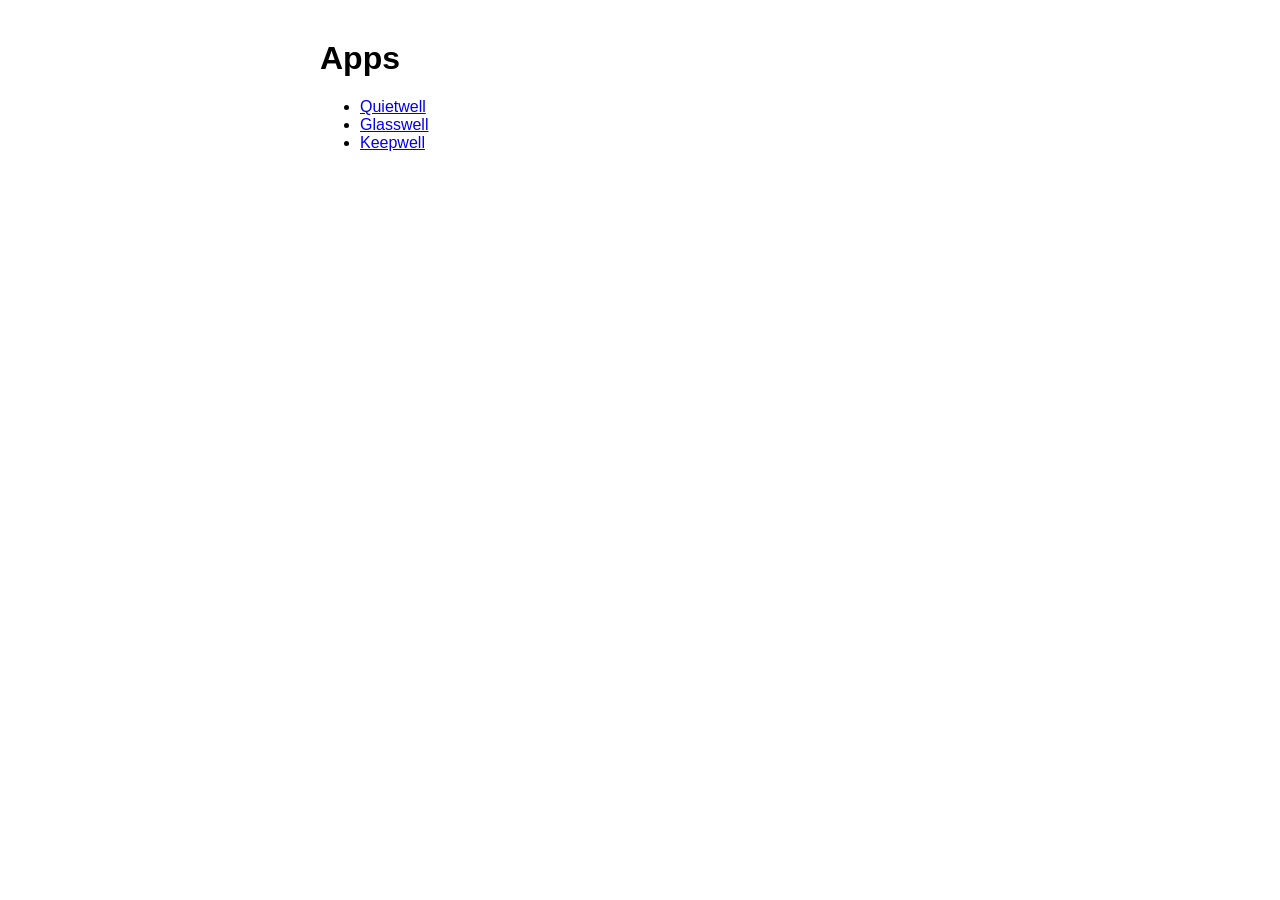
<file: index.html>
<!doctype html><html lang="en"><head><meta charset="utf-8"><meta name="viewport" content="width=device-width,initial-scale=1"><title>Apps</title></head><body style="font-family:-apple-system,Inter,sans-serif;max-width:640px;margin:40px auto;padding:0 24px"><h1>Apps</h1><ul><li><a href="apps/quietwell/">Quietwell</a></li><li><a href="apps/glasswell/">Glasswell</a></li><li><a href="apps/keepwell/">Keepwell</a></li></ul></body></html>
</file>
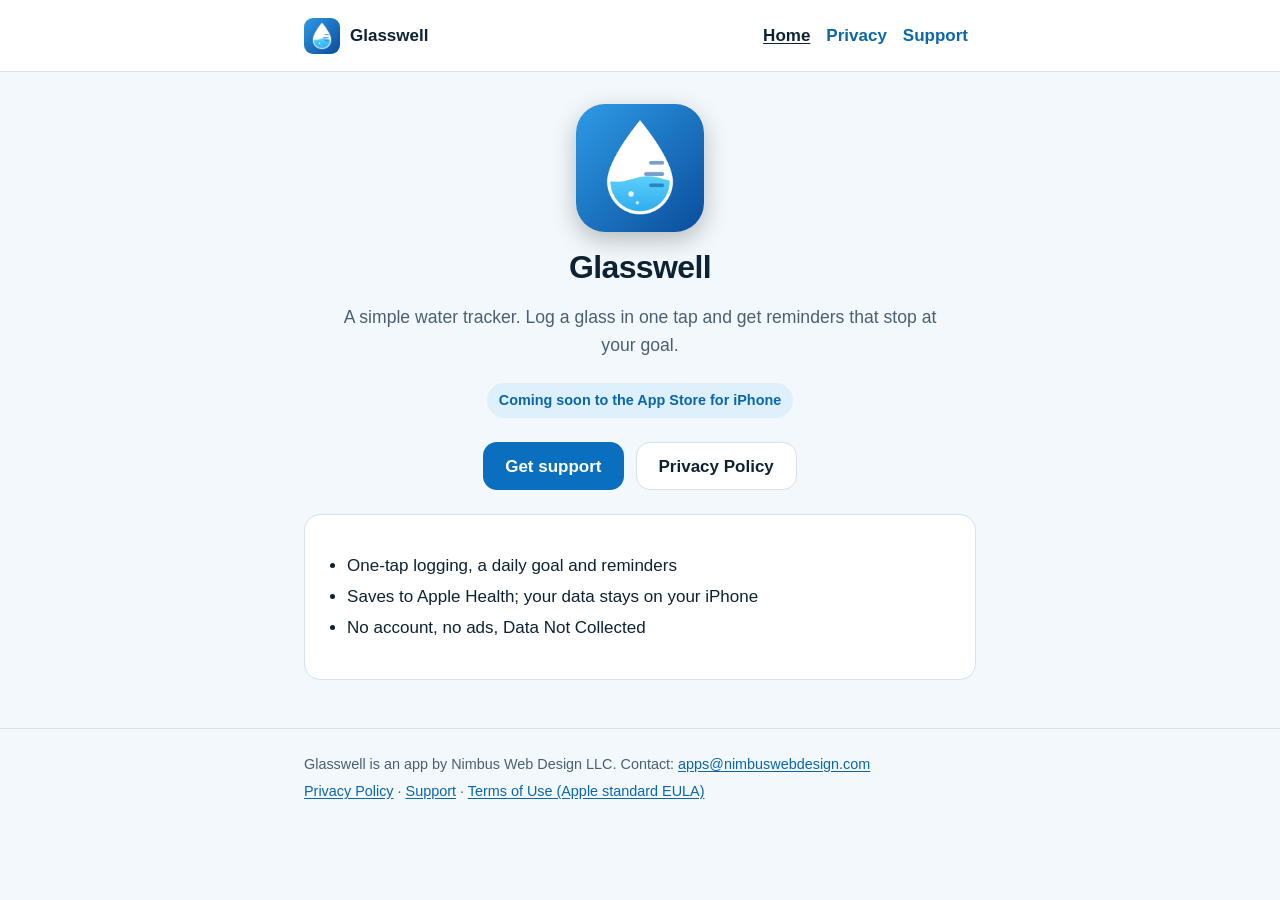
<file: apps/glasswell/index.html>
<!doctype html>
<html lang="en"><head><meta charset="utf-8"><meta name="viewport" content="width=device-width,initial-scale=1">
<title>Glasswell for iPhone</title><meta name="description" content="A simple water tracker. Log a glass in one tap and get reminders that stop at your goal.">
<meta name="theme-color" content="#FFFFFF">
<link rel="icon" href="icon-180.png"><link rel="apple-touch-icon" href="icon-180.png">
<link rel="stylesheet" href="style.css"></head>
<body><a class="skip" href="#main">Skip to content</a>
<header><div class="bar"><a class="brand" href=""><img src="icon-180.png" alt="" width="36" height="36">Glasswell</a><nav aria-label="Site"><a href="" aria-current="page">Home</a><a href="privacy/">Privacy</a><a href="support/">Support</a></nav></div></header>
<main id="main"><section class="hero"><img src="icon-180.png" alt="Glasswell app icon" width="128" height="128">
<h1>Glasswell</h1><p class="tag">A simple water tracker. Log a glass in one tap and get reminders that stop at your goal.</p><span class="soon">Coming soon to the App Store for iPhone</span>
<div class="links"><a class="btn" href="support/">Get support</a><a class="btn alt" href="privacy/">Privacy Policy</a></div></section>
<div class="card"><ul><li>One-tap logging, a daily goal and reminders</li><li>Saves to Apple Health; your data stays on your iPhone</li><li>No account, no ads, Data Not Collected</li></ul></div></main>
<footer><div class="bar"><p>Glasswell is an app by <span class="seller">Nimbus Web Design LLC</span>. Contact: <a href="mailto:apps@nimbuswebdesign.com">apps@nimbuswebdesign.com</a></p>
<p><a href="privacy/">Privacy Policy</a> · <a href="support/">Support</a> · <a href="https://www.apple.com/legal/internet-services/itunes/dev/stdeula/">Terms of Use (Apple standard EULA)</a></p></div></footer>
</body></html>
</file>
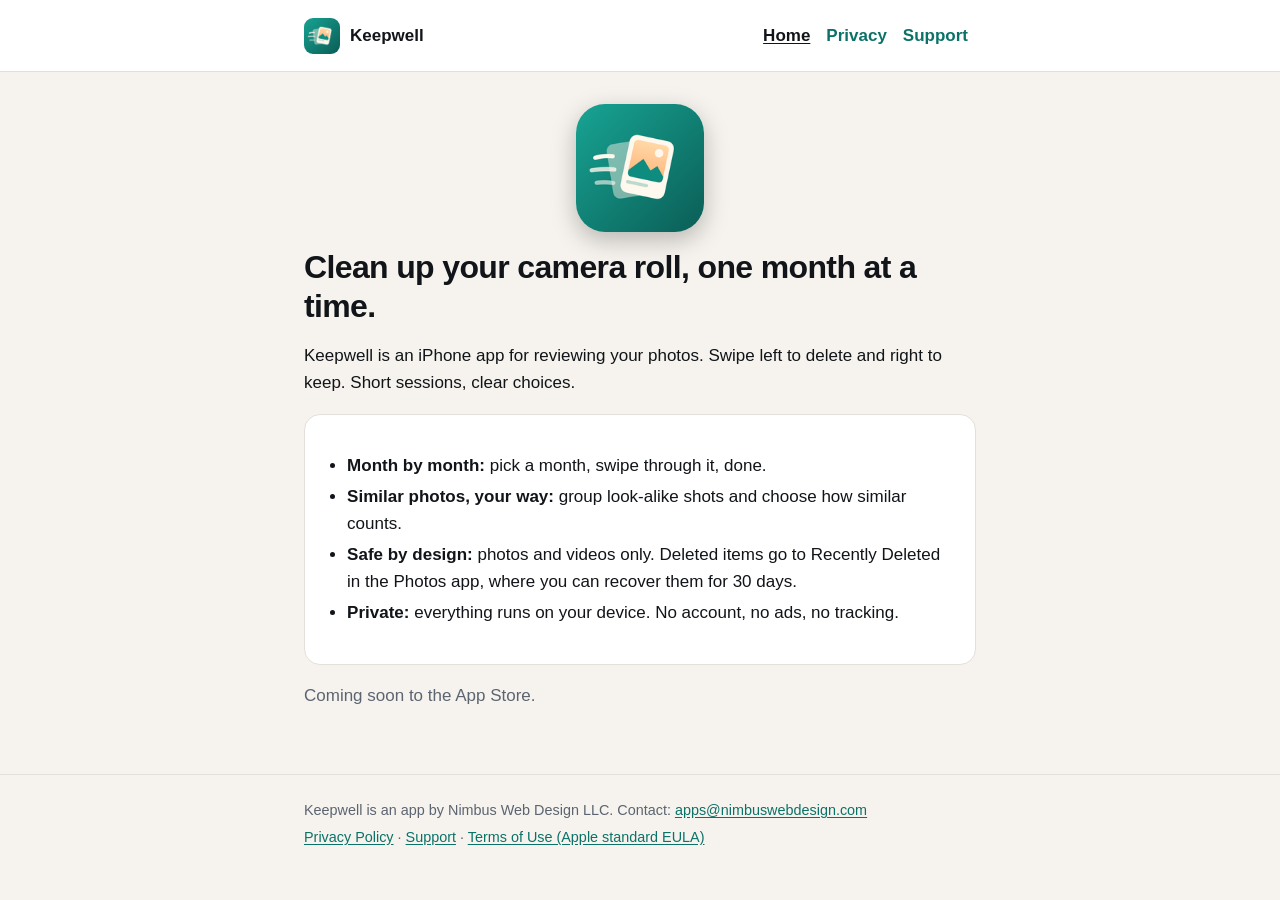
<file: apps/keepwell/index.html>
<!doctype html>
<html lang="en"><head><meta charset="utf-8"><meta name="viewport" content="width=device-width,initial-scale=1">
<title>Keepwell for iPhone</title><meta name="description" content="Keepwell helps you clean up your camera roll one month at a time. Swipe to keep or delete. Everything stays on your phone.">
<meta name="theme-color" content="#FFFFFF">
<link rel="icon" href="icon-180.png"><link rel="apple-touch-icon" href="icon-180.png">
<link rel="stylesheet" href="style.css"></head>
<body><a class="skip" href="#main">Skip to content</a>
<header><div class="bar"><a class="brand" href=""><img src="icon-180.png" alt="" width="36" height="36">Keepwell</a><nav aria-label="Site"><a href="" aria-current="page">Home</a><a href="privacy/">Privacy</a><a href="support/">Support</a></nav></div></header>
<main id="main"><section class="hero"><img src="icon-180.png" alt="Keepwell app icon" width="128" height="128"></section>
<h1>Clean up your camera roll, one month at a time.</h1>
  <p>Keepwell is an iPhone app for reviewing your photos. Swipe left to delete and right to keep. Short sessions, clear choices.</p>
  <div class="card">
    <ul>
      <li><strong>Month by month:</strong> pick a month, swipe through it, done.</li>
      <li><strong>Similar photos, your way:</strong> group look-alike shots and choose how similar counts.</li>
      <li><strong>Safe by design:</strong> photos and videos only. Deleted items go to Recently Deleted in the Photos app, where you can recover them for 30 days.</li>
      <li><strong>Private:</strong> everything runs on your device. No account, no ads, no tracking.</li>
    </ul>
  </div>
  <p class="muted">Coming soon to the App Store.</p>
</main>
<footer><div class="bar"><p>Keepwell is an app by <span class="seller">Nimbus Web Design LLC</span>. Contact: <a href="mailto:apps@nimbuswebdesign.com">apps@nimbuswebdesign.com</a></p>
<p><a href="privacy/">Privacy Policy</a> · <a href="support/">Support</a> · <a href="https://www.apple.com/legal/internet-services/itunes/dev/stdeula/">Terms of Use (Apple standard EULA)</a></p></div></footer>
</body></html>
</file>
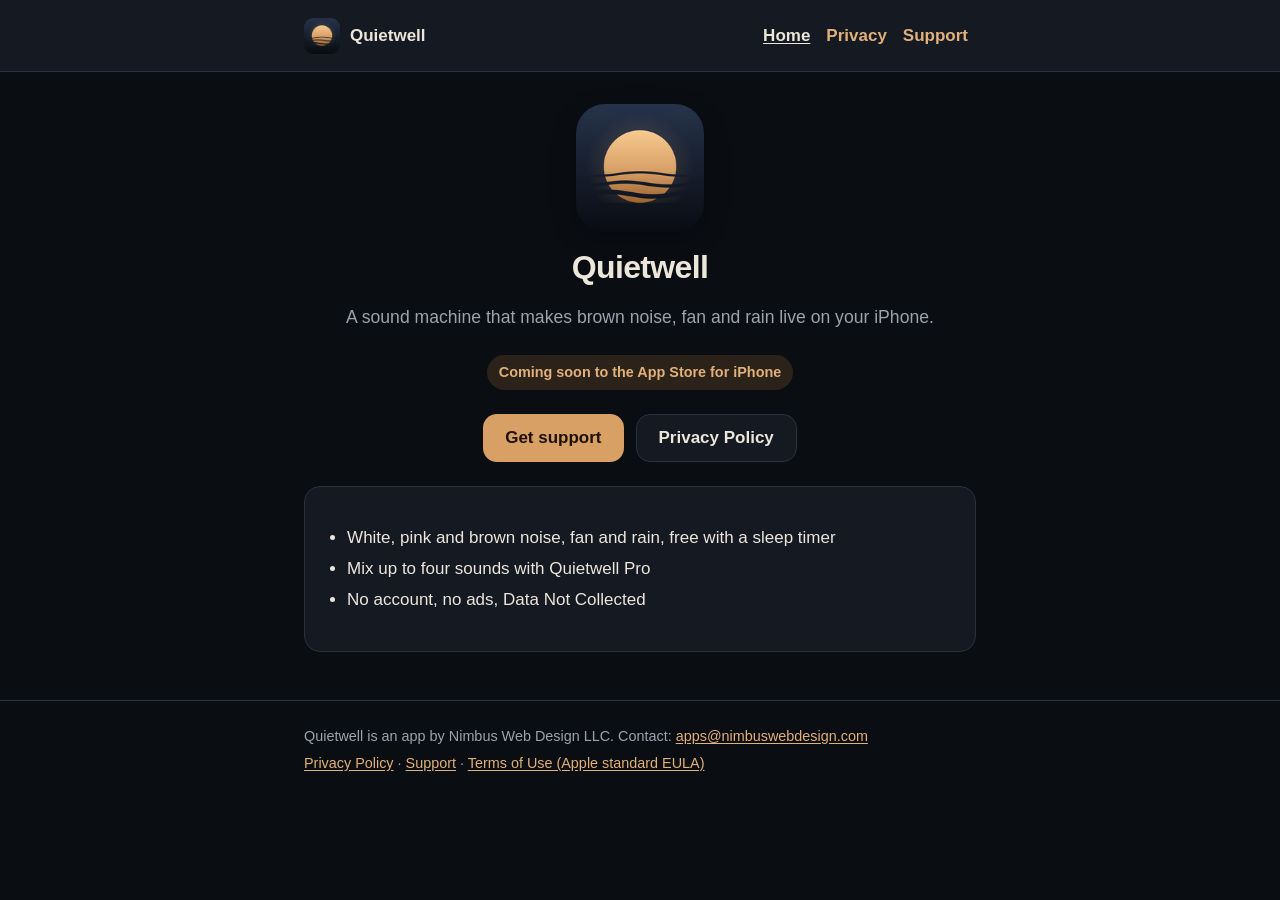
<file: apps/quietwell/index.html>
<!doctype html>
<html lang="en"><head><meta charset="utf-8"><meta name="viewport" content="width=device-width,initial-scale=1">
<title>Quietwell for iPhone</title><meta name="description" content="A sound machine that makes brown noise, fan and rain live on your iPhone.">
<meta name="theme-color" content="#141922">
<link rel="icon" href="icon-180.png"><link rel="apple-touch-icon" href="icon-180.png">
<link rel="stylesheet" href="style.css"></head>
<body><a class="skip" href="#main">Skip to content</a>
<header><div class="bar"><a class="brand" href=""><img src="icon-180.png" alt="" width="36" height="36">Quietwell</a><nav aria-label="Site"><a href="" aria-current="page">Home</a><a href="privacy/">Privacy</a><a href="support/">Support</a></nav></div></header>
<main id="main"><section class="hero"><img src="icon-180.png" alt="Quietwell app icon" width="128" height="128">
<h1>Quietwell</h1><p class="tag">A sound machine that makes brown noise, fan and rain live on your iPhone.</p><span class="soon">Coming soon to the App Store for iPhone</span>
<div class="links"><a class="btn" href="support/">Get support</a><a class="btn alt" href="privacy/">Privacy Policy</a></div></section>
<div class="card"><ul><li>White, pink and brown noise, fan and rain, free with a sleep timer</li><li>Mix up to four sounds with Quietwell Pro</li><li>No account, no ads, Data Not Collected</li></ul></div></main>
<footer><div class="bar"><p>Quietwell is an app by <span class="seller">Nimbus Web Design LLC</span>. Contact: <a href="mailto:apps@nimbuswebdesign.com">apps@nimbuswebdesign.com</a></p>
<p><a href="privacy/">Privacy Policy</a> · <a href="support/">Support</a> · <a href="https://www.apple.com/legal/internet-services/itunes/dev/stdeula/">Terms of Use (Apple standard EULA)</a></p></div></footer>
</body></html>
</file>
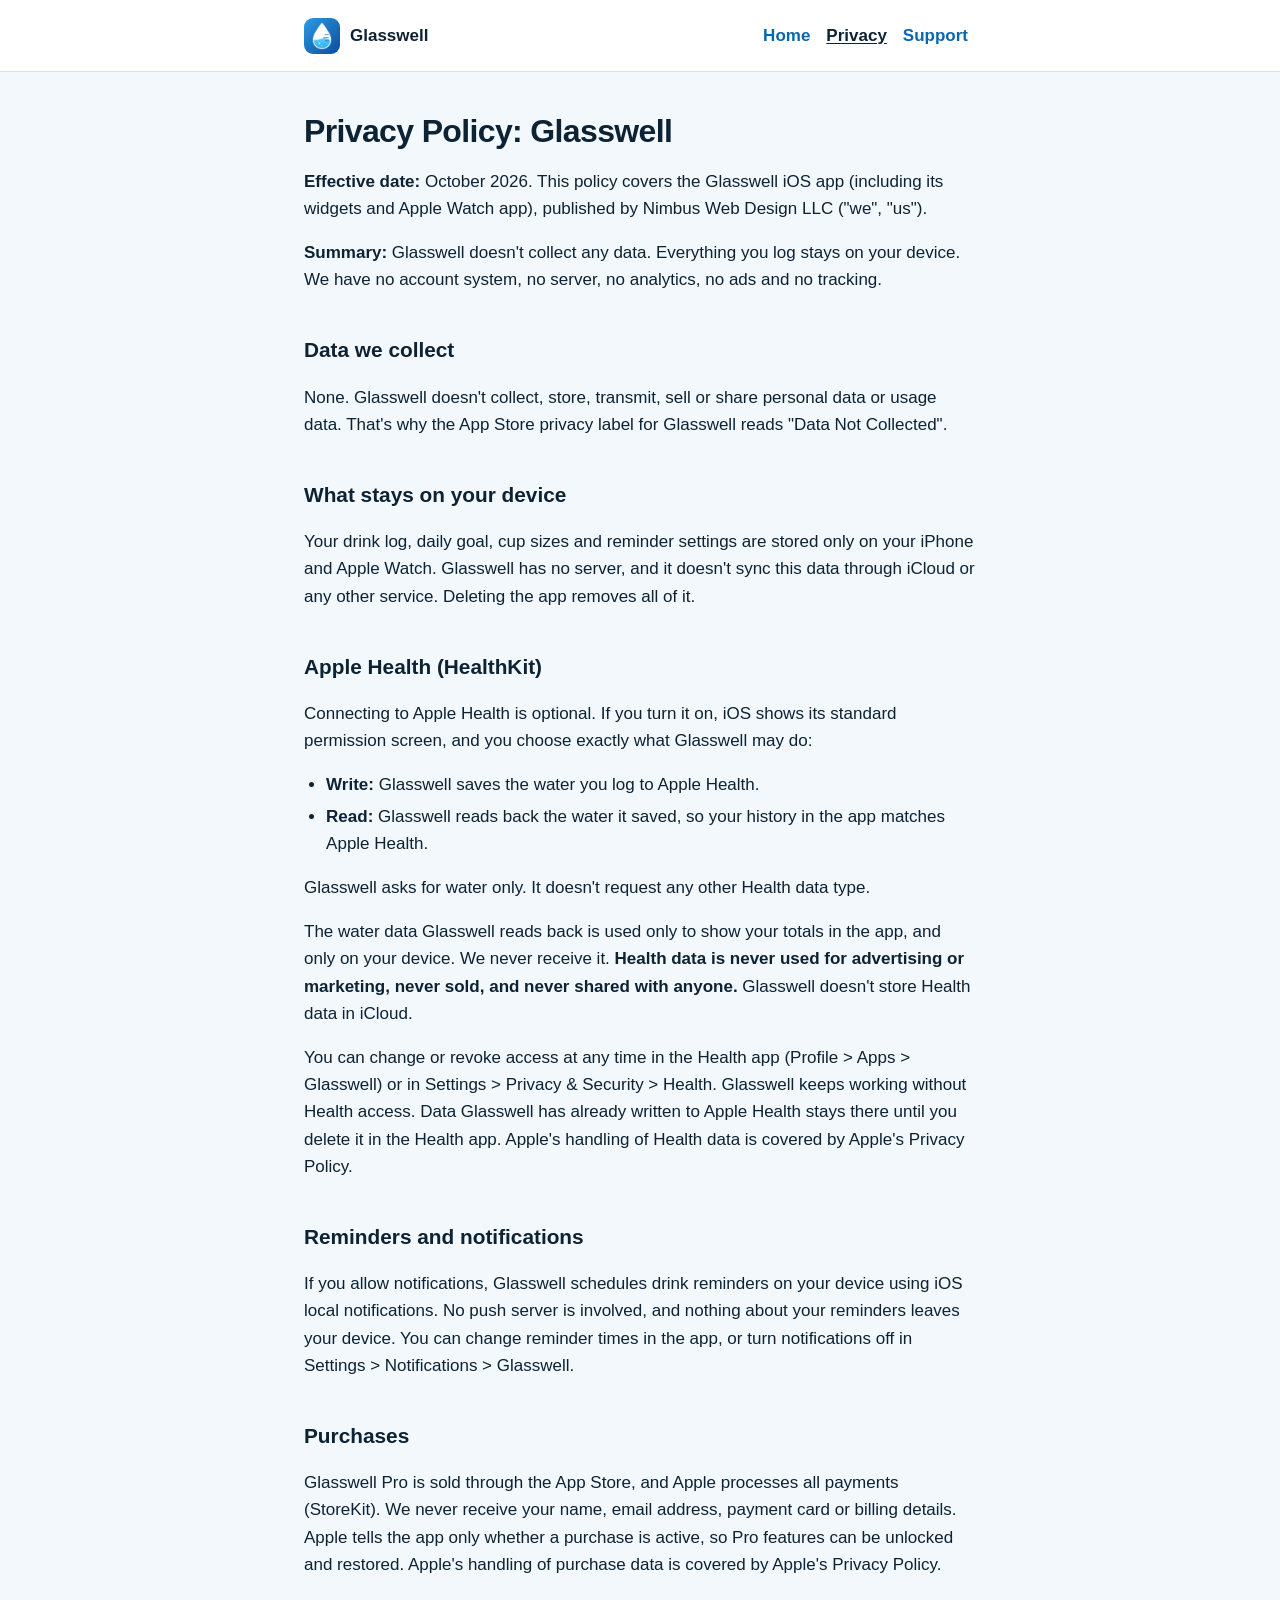
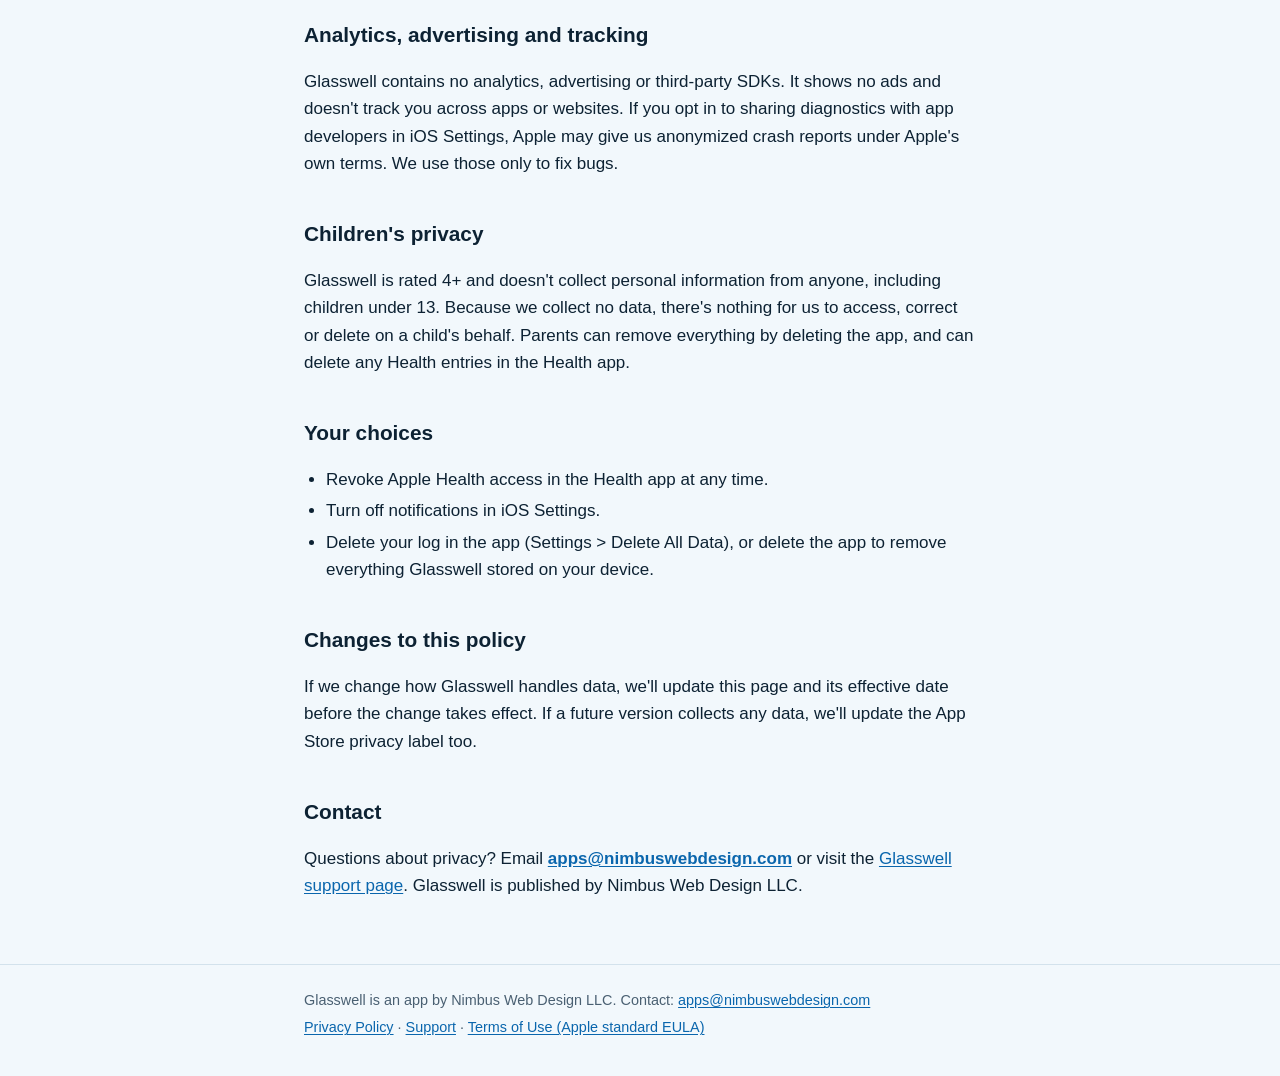
<file: apps/glasswell/privacy/index.html>
<!doctype html>
<html lang="en"><head><meta charset="utf-8"><meta name="viewport" content="width=device-width,initial-scale=1">
<title>Privacy Policy: Glasswell</title><meta name="description" content="A simple water tracker. Log a glass in one tap and get reminders that stop at your goal.">
<meta name="theme-color" content="#FFFFFF">
<link rel="icon" href="../icon-180.png"><link rel="apple-touch-icon" href="../icon-180.png">
<link rel="stylesheet" href="../style.css"></head>
<body><a class="skip" href="#main">Skip to content</a>
<header><div class="bar"><a class="brand" href="../"><img src="../icon-180.png" alt="" width="36" height="36">Glasswell</a><nav aria-label="Site"><a href="../">Home</a><a href="../privacy/" aria-current="page">Privacy</a><a href="../support/">Support</a></nav></div></header>
<main id="main"><h1>Privacy Policy: Glasswell</h1>
<p><strong>Effective date:</strong> October 2026. This policy covers the Glasswell iOS app (including its widgets and Apple Watch app), published by <span class="seller">Nimbus Web Design LLC</span> ("we", "us").</p>
<p><strong>Summary:</strong> Glasswell doesn't collect any data. Everything you log stays on your device. We have no account system, no server, no analytics, no ads and no tracking.</p>
<h2>Data we collect</h2>
<p>None. Glasswell doesn't collect, store, transmit, sell or share personal data or usage data. That's why the App Store privacy label for Glasswell reads "Data Not Collected".</p>
<h2>What stays on your device</h2>
<p>Your drink log, daily goal, cup sizes and reminder settings are stored only on your iPhone and Apple Watch. Glasswell has no server, and it doesn't sync this data through iCloud or any other service. Deleting the app removes all of it.</p>
<h2>Apple Health (HealthKit)</h2>
<p>Connecting to Apple Health is optional. If you turn it on, iOS shows its standard permission screen, and you choose exactly what Glasswell may do:</p>
<ul>
<li><strong>Write:</strong> Glasswell saves the water you log to Apple Health.</li>
<li><strong>Read:</strong> Glasswell reads back the water it saved, so your history in the app matches Apple Health.</li>
</ul>
<p>Glasswell asks for water only. It doesn't request any other Health data type.</p>
<p>The water data Glasswell reads back is used only to show your totals in the app, and only on your device. We never receive it. <strong>Health data is never used for advertising or marketing, never sold, and never shared with anyone.</strong> Glasswell doesn't store Health data in iCloud.</p>
<p>You can change or revoke access at any time in the Health app (Profile &gt; Apps &gt; Glasswell) or in Settings &gt; Privacy &amp; Security &gt; Health. Glasswell keeps working without Health access. Data Glasswell has already written to Apple Health stays there until you delete it in the Health app. Apple's handling of Health data is covered by Apple's Privacy Policy.</p>
<h2>Reminders and notifications</h2>
<p>If you allow notifications, Glasswell schedules drink reminders on your device using iOS local notifications. No push server is involved, and nothing about your reminders leaves your device. You can change reminder times in the app, or turn notifications off in Settings &gt; Notifications &gt; Glasswell.</p>
<h2>Purchases</h2>
<p>Glasswell Pro is sold through the App Store, and Apple processes all payments (StoreKit). We never receive your name, email address, payment card or billing details. Apple tells the app only whether a purchase is active, so Pro features can be unlocked and restored. Apple's handling of purchase data is covered by Apple's Privacy Policy.</p>
<h2>Analytics, advertising and tracking</h2>
<p>Glasswell contains no analytics, advertising or third-party SDKs. It shows no ads and doesn't track you across apps or websites. If you opt in to sharing diagnostics with app developers in iOS Settings, Apple may give us anonymized crash reports under Apple's own terms. We use those only to fix bugs.</p>
<h2>Children's privacy</h2>
<p>Glasswell is rated 4+ and doesn't collect personal information from anyone, including children under 13. Because we collect no data, there's nothing for us to access, correct or delete on a child's behalf. Parents can remove everything by deleting the app, and can delete any Health entries in the Health app.</p>
<h2>Your choices</h2>
<ul>
<li>Revoke Apple Health access in the Health app at any time.</li>
<li>Turn off notifications in iOS Settings.</li>
<li>Delete your log in the app (Settings &gt; Delete All Data), or delete the app to remove everything Glasswell stored on your device.</li>
</ul>
<h2>Changes to this policy</h2>
<p>If we change how Glasswell handles data, we'll update this page and its effective date before the change takes effect. If a future version collects any data, we'll update the App Store privacy label too.</p>
<h2>Contact</h2>
<p>Questions about privacy? Email <strong><a href="mailto:apps@nimbuswebdesign.com">apps@nimbuswebdesign.com</a></strong> or visit the <a href="../support/">Glasswell support page</a>.
Glasswell is published by <span class="seller">Nimbus Web Design LLC</span>.</p></main>
<footer><div class="bar"><p>Glasswell is an app by <span class="seller">Nimbus Web Design LLC</span>. Contact: <a href="mailto:apps@nimbuswebdesign.com">apps@nimbuswebdesign.com</a></p>
<p><a href="../privacy/">Privacy Policy</a> · <a href="../support/">Support</a> · <a href="https://www.apple.com/legal/internet-services/itunes/dev/stdeula/">Terms of Use (Apple standard EULA)</a></p></div></footer>
</body></html>
</file>
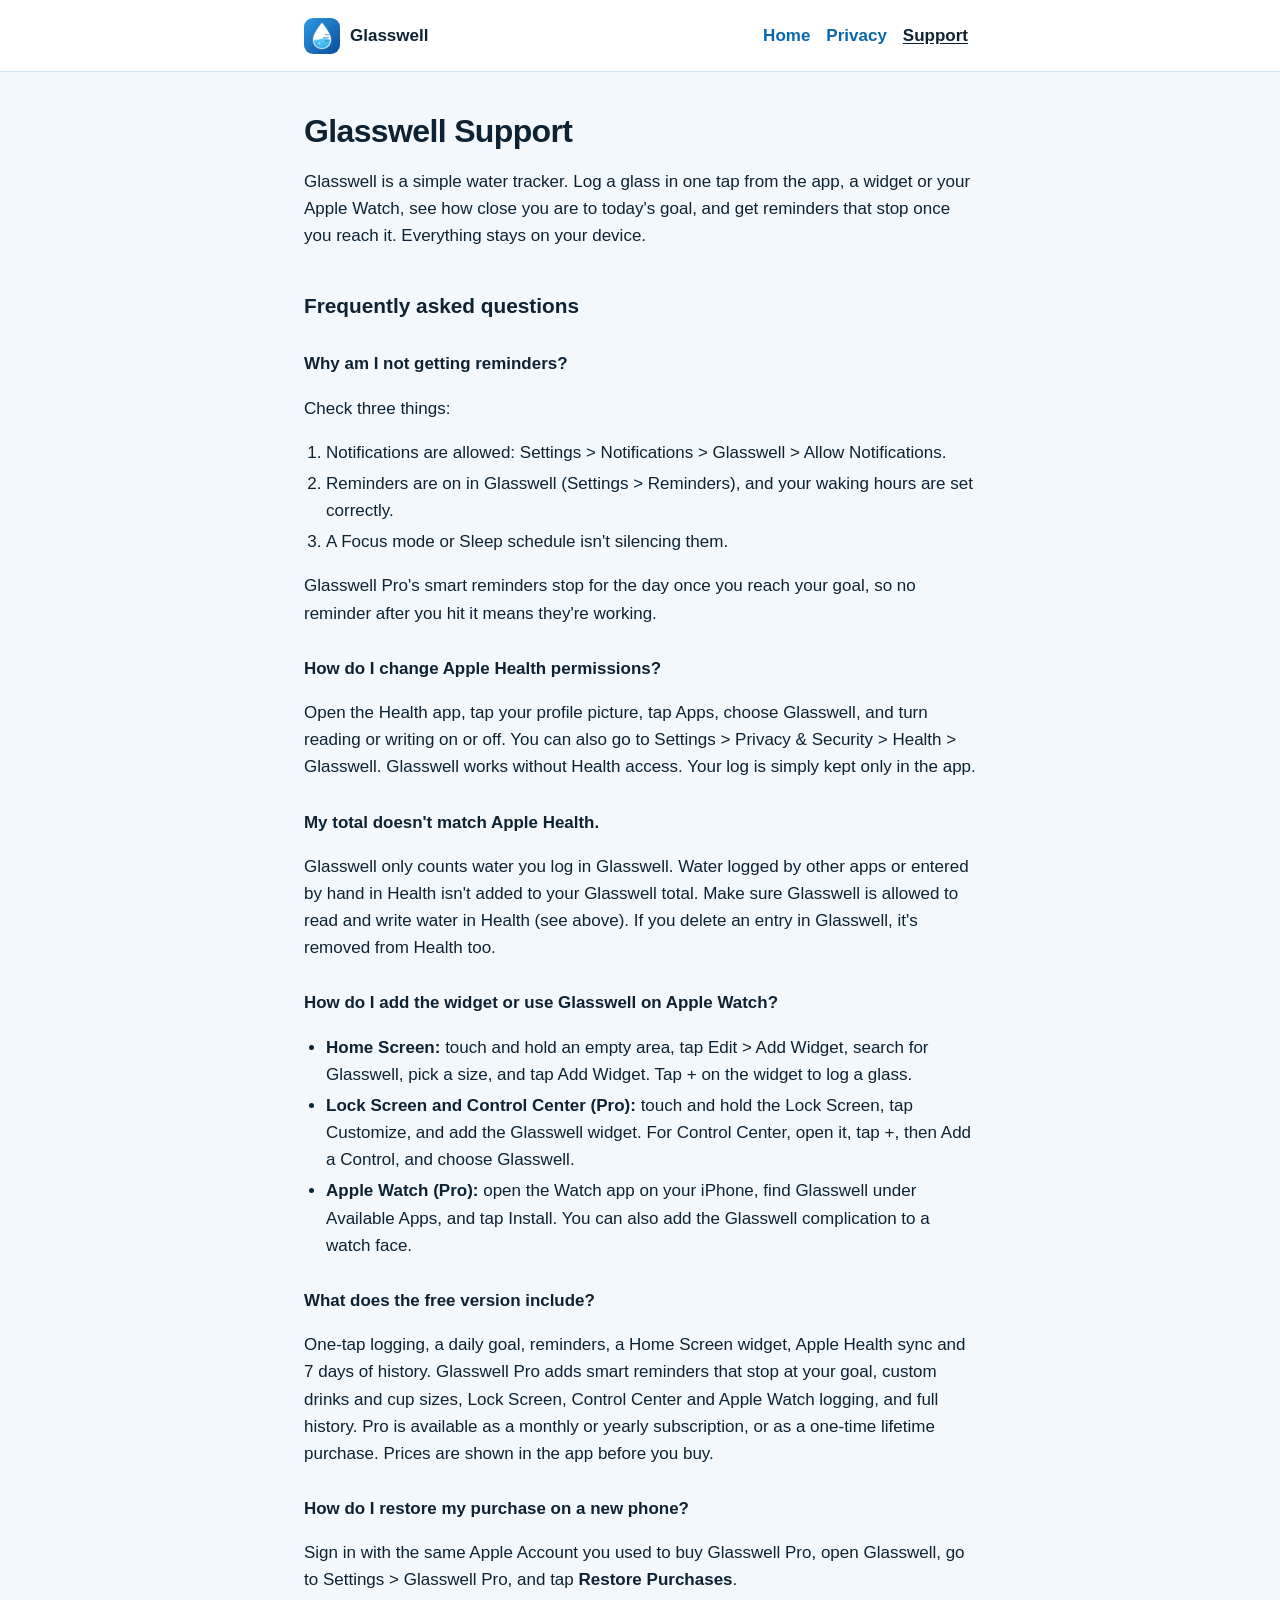
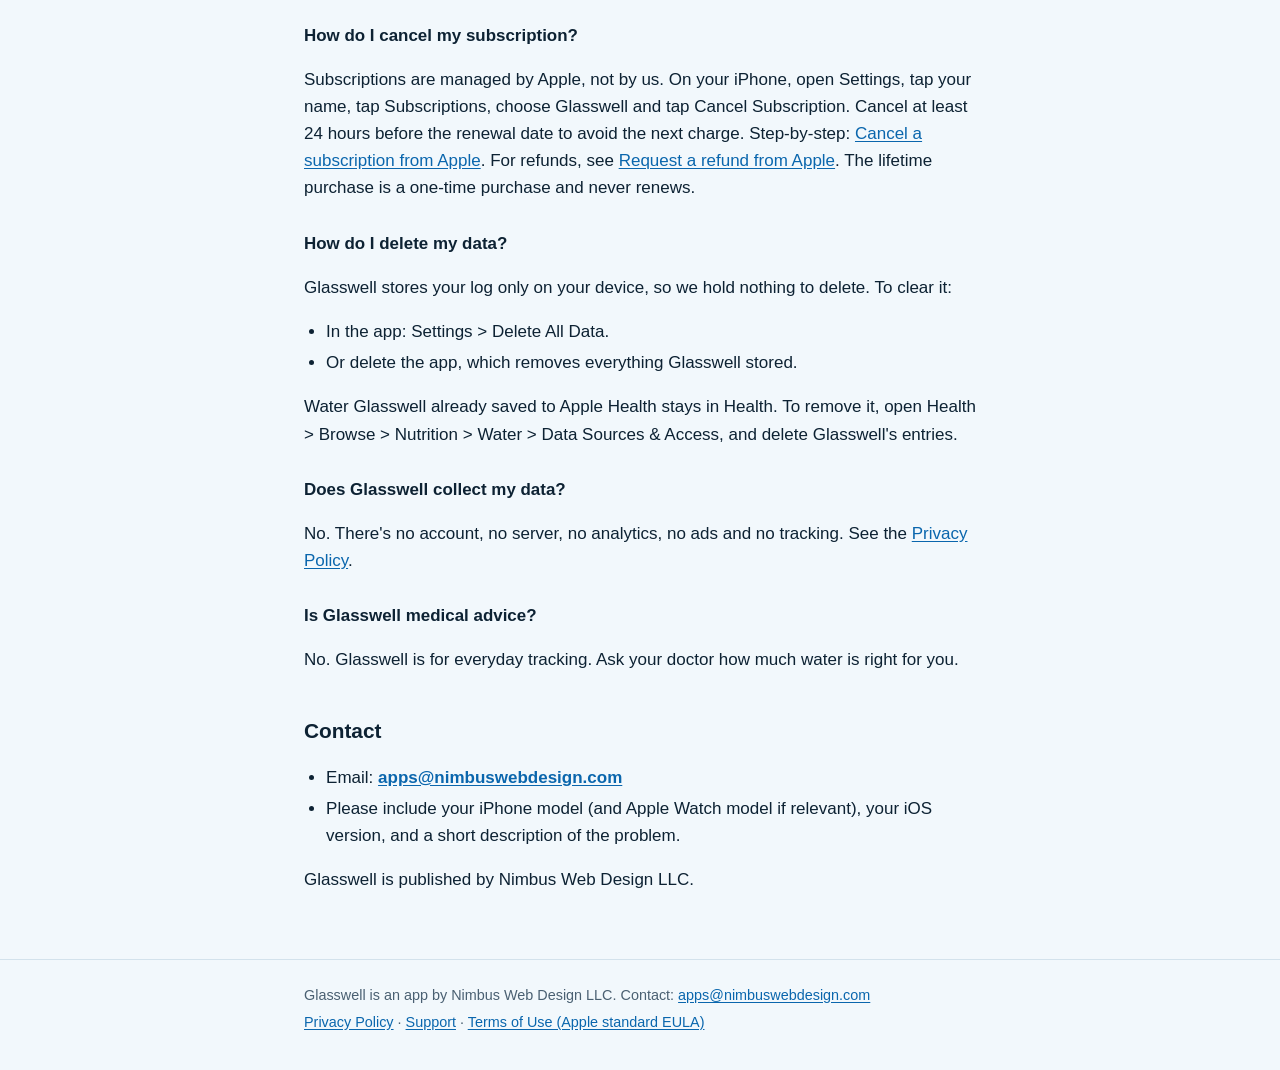
<file: apps/glasswell/support/index.html>
<!doctype html>
<html lang="en"><head><meta charset="utf-8"><meta name="viewport" content="width=device-width,initial-scale=1">
<title>Glasswell Support</title><meta name="description" content="A simple water tracker. Log a glass in one tap and get reminders that stop at your goal.">
<meta name="theme-color" content="#FFFFFF">
<link rel="icon" href="../icon-180.png"><link rel="apple-touch-icon" href="../icon-180.png">
<link rel="stylesheet" href="../style.css"></head>
<body><a class="skip" href="#main">Skip to content</a>
<header><div class="bar"><a class="brand" href="../"><img src="../icon-180.png" alt="" width="36" height="36">Glasswell</a><nav aria-label="Site"><a href="../">Home</a><a href="../privacy/">Privacy</a><a href="../support/" aria-current="page">Support</a></nav></div></header>
<main id="main"><h1>Glasswell Support</h1>
<p>Glasswell is a simple water tracker. Log a glass in one tap from the app, a widget or your Apple Watch, see how close you are to today's goal, and get reminders that stop once you reach it. Everything stays on your device.</p>
<h2>Frequently asked questions</h2>
<h3>Why am I not getting reminders?</h3>
<p>Check three things:</p>
<ol>
<li>Notifications are allowed: Settings &gt; Notifications &gt; Glasswell &gt; Allow Notifications.</li>
<li>Reminders are on in Glasswell (Settings &gt; Reminders), and your waking hours are set correctly.</li>
<li>A Focus mode or Sleep schedule isn't silencing them.</li>
</ol>
<p>Glasswell Pro's smart reminders stop for the day once you reach your goal, so no reminder after you hit it means they're working.</p>
<h3>How do I change Apple Health permissions?</h3>
<p>Open the Health app, tap your profile picture, tap Apps, choose Glasswell, and turn reading or writing on or off. You can also go to Settings &gt; Privacy &amp; Security &gt; Health &gt; Glasswell. Glasswell works without Health access. Your log is simply kept only in the app.</p>
<h3>My total doesn't match Apple Health.</h3>
<p>Glasswell only counts water you log in Glasswell. Water logged by other apps or entered by hand in Health isn't added to your Glasswell total. Make sure Glasswell is allowed to read and write water in Health (see above). If you delete an entry in Glasswell, it's removed from Health too.</p>
<h3>How do I add the widget or use Glasswell on Apple Watch?</h3>
<ul>
<li><strong>Home Screen:</strong> touch and hold an empty area, tap Edit &gt; Add Widget, search for Glasswell, pick a size, and tap Add Widget. Tap + on the widget to log a glass.</li>
<li><strong>Lock Screen and Control Center (Pro):</strong> touch and hold the Lock Screen, tap Customize, and add the Glasswell widget. For Control Center, open it, tap +, then Add a Control, and choose Glasswell.</li>
<li><strong>Apple Watch (Pro):</strong> open the Watch app on your iPhone, find Glasswell under Available Apps, and tap Install. You can also add the Glasswell complication to a watch face.</li>
</ul>
<h3>What does the free version include?</h3>
<p>One-tap logging, a daily goal, reminders, a Home Screen widget, Apple Health sync and 7 days of history. Glasswell Pro adds smart reminders that stop at your goal, custom drinks and cup sizes, Lock Screen, Control Center and Apple Watch logging, and full history. Pro is available as a monthly or yearly subscription, or as a one-time lifetime purchase. Prices are shown in the app before you buy.</p>
<h3>How do I restore my purchase on a new phone?</h3>
<p>Sign in with the same Apple Account you used to buy Glasswell Pro, open Glasswell, go to Settings &gt; Glasswell Pro, and tap <strong>Restore Purchases</strong>.</p>
<h3>How do I cancel my subscription?</h3>
<p>Subscriptions are managed by Apple, not by us. On your iPhone, open Settings, tap your name, tap Subscriptions, choose Glasswell and tap Cancel Subscription. Cancel at least 24 hours before the renewal date to avoid the next charge. Step-by-step: <a href="https://support.apple.com/en-us/118428">Cancel a subscription from Apple</a>. For refunds, see <a href="https://support.apple.com/en-us/118223">Request a refund from Apple</a>. The lifetime purchase is a one-time purchase and never renews.</p>
<h3>How do I delete my data?</h3>
<p>Glasswell stores your log only on your device, so we hold nothing to delete. To clear it:</p>
<ul>
<li>In the app: Settings &gt; Delete All Data.</li>
<li>Or delete the app, which removes everything Glasswell stored.</li>
</ul>
<p>Water Glasswell already saved to Apple Health stays in Health. To remove it, open Health &gt; Browse &gt; Nutrition &gt; Water &gt; Data Sources &amp; Access, and delete Glasswell's entries.</p>
<h3>Does Glasswell collect my data?</h3>
<p>No. There's no account, no server, no analytics, no ads and no tracking. See the <a href="../privacy/">Privacy Policy</a>.</p>
<h3>Is Glasswell medical advice?</h3>
<p>No. Glasswell is for everyday tracking. Ask your doctor how much water is right for you.</p>
<h2>Contact</h2>
<ul>
<li>Email: <strong><a href="mailto:apps@nimbuswebdesign.com">apps@nimbuswebdesign.com</a></strong></li>
<li>Please include your iPhone model (and Apple Watch model if relevant), your iOS version, and a short description of the problem.</li>
</ul>
<p>Glasswell is published by <span class="seller">Nimbus Web Design LLC</span>.</p></main>
<footer><div class="bar"><p>Glasswell is an app by <span class="seller">Nimbus Web Design LLC</span>. Contact: <a href="mailto:apps@nimbuswebdesign.com">apps@nimbuswebdesign.com</a></p>
<p><a href="../privacy/">Privacy Policy</a> · <a href="../support/">Support</a> · <a href="https://www.apple.com/legal/internet-services/itunes/dev/stdeula/">Terms of Use (Apple standard EULA)</a></p></div></footer>
</body></html>
</file>
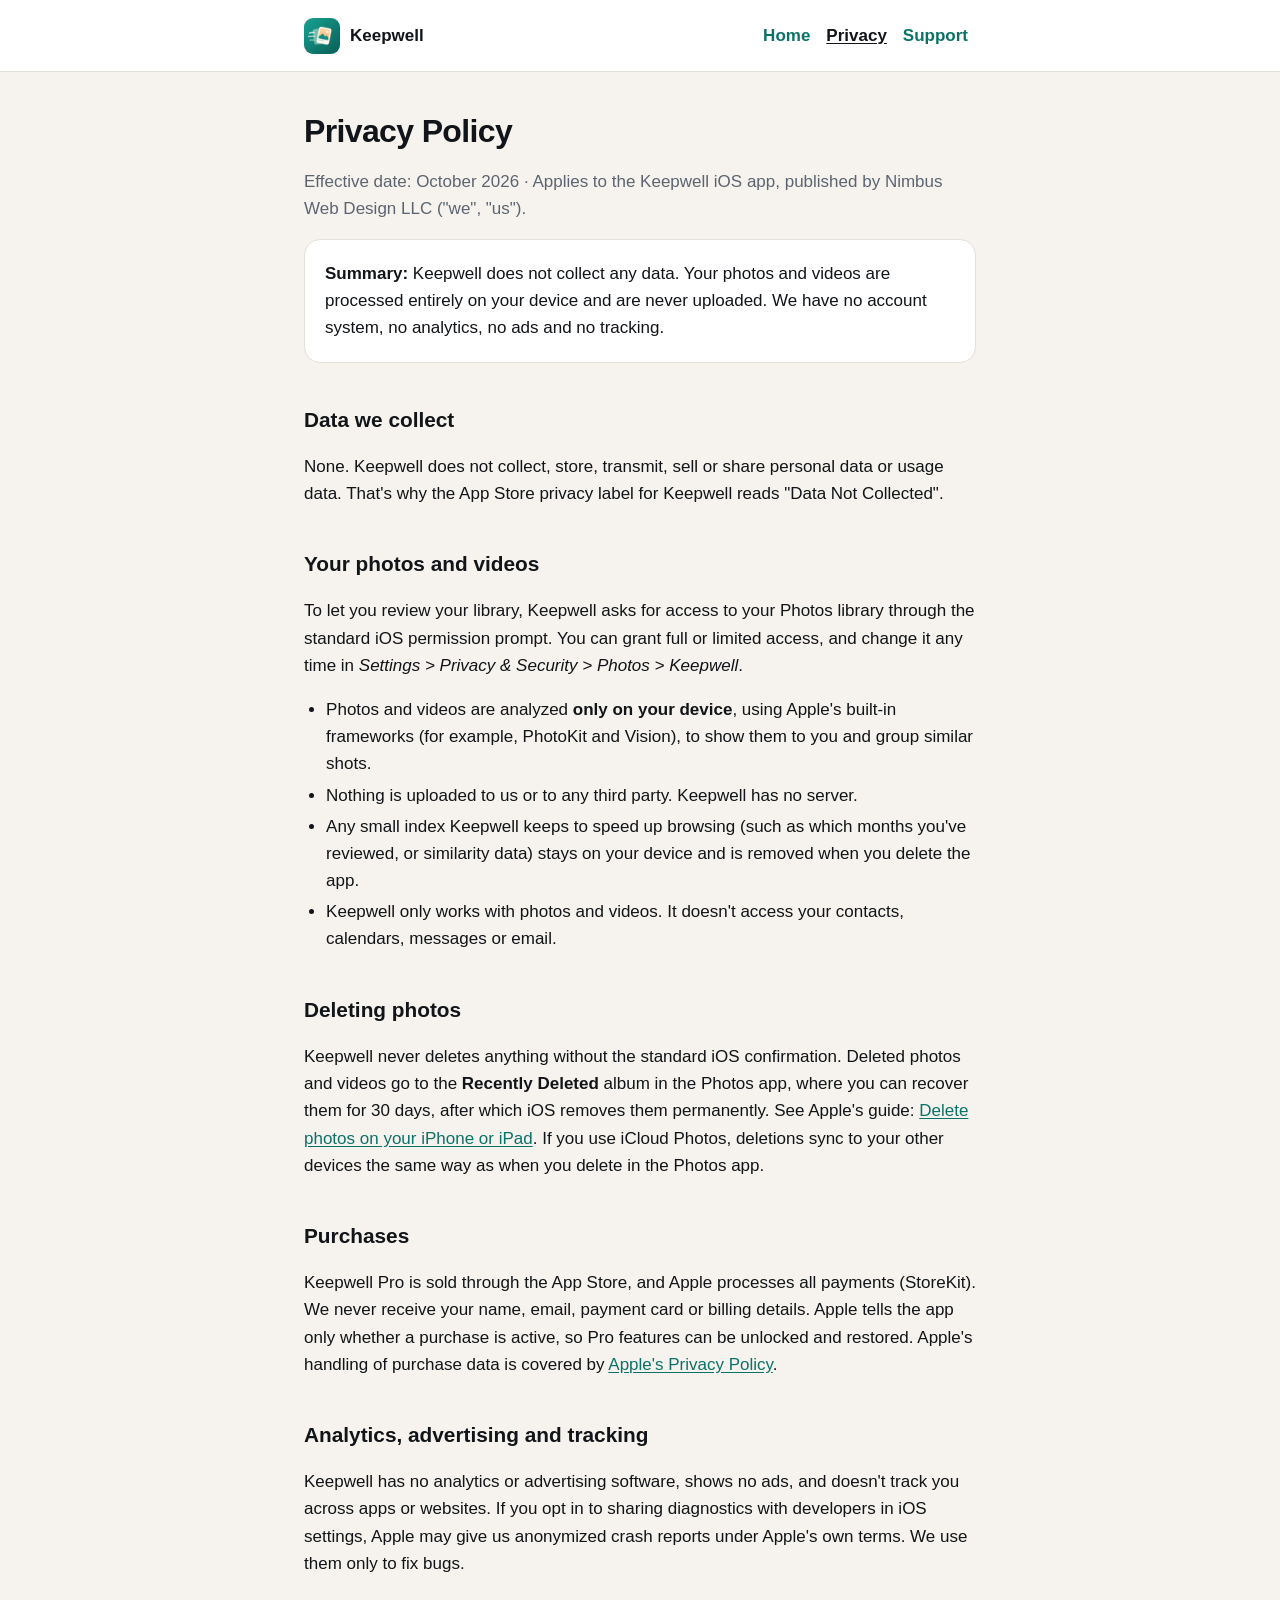
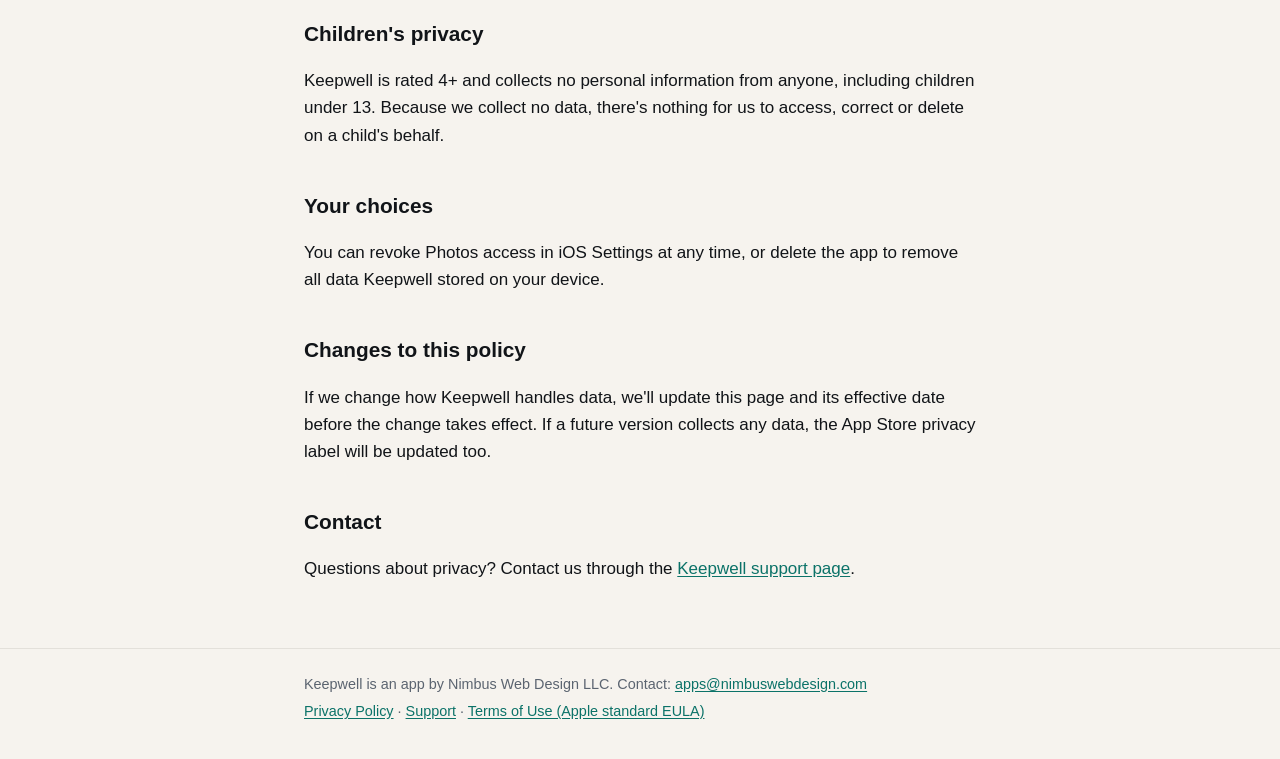
<file: apps/keepwell/privacy/index.html>
<!doctype html>
<html lang="en"><head><meta charset="utf-8"><meta name="viewport" content="width=device-width,initial-scale=1">
<title>Privacy Policy</title><meta name="description" content="Keepwell helps you clean up your camera roll one month at a time. Swipe to keep or delete. Everything stays on your phone.">
<meta name="theme-color" content="#FFFFFF">
<link rel="icon" href="../icon-180.png"><link rel="apple-touch-icon" href="../icon-180.png">
<link rel="stylesheet" href="../style.css"></head>
<body><a class="skip" href="#main">Skip to content</a>
<header><div class="bar"><a class="brand" href="../"><img src="../icon-180.png" alt="" width="36" height="36">Keepwell</a><nav aria-label="Site"><a href="../">Home</a><a href="../privacy/" aria-current="page">Privacy</a><a href="../support/">Support</a></nav></div></header>
<main id="main">
<h1>Privacy Policy</h1>
  <p class="muted">Effective date: October 2026 · Applies to the Keepwell iOS app, published by <span class="seller">Nimbus Web Design LLC</span> ("we", "us").</p>

  <div class="card"><strong>Summary:</strong> Keepwell does not collect any data. Your photos and videos are processed entirely on your device and are never uploaded. We have no account system, no analytics, no ads and no tracking.</div>

  <h2>Data we collect</h2>
  <p>None. Keepwell does not collect, store, transmit, sell or share personal data or usage data. That's why the App Store privacy label for Keepwell reads "Data Not Collected".</p>

  <h2>Your photos and videos</h2>
  <p>To let you review your library, Keepwell asks for access to your Photos library through the standard iOS permission prompt. You can grant full or limited access, and change it any time in <em>Settings &gt; Privacy &amp; Security &gt; Photos &gt; Keepwell</em>.</p>
  <ul>
    <li>Photos and videos are analyzed <strong>only on your device</strong>, using Apple's built-in frameworks (for example, PhotoKit and Vision), to show them to you and group similar shots.</li>
    <li>Nothing is uploaded to us or to any third party. Keepwell has no server.</li>
    <li>Any small index Keepwell keeps to speed up browsing (such as which months you've reviewed, or similarity data) stays on your device and is removed when you delete the app.</li>
    <li>Keepwell only works with photos and videos. It doesn't access your contacts, calendars, messages or email.</li>
  </ul>

  <h2>Deleting photos</h2>
  <p>Keepwell never deletes anything without the standard iOS confirmation. Deleted photos and videos go to the <strong>Recently Deleted</strong> album in the Photos app, where you can recover them for 30 days, after which iOS removes them permanently. See Apple's guide: <a href="https://support.apple.com/en-us/104967">Delete photos on your iPhone or iPad</a>. If you use iCloud Photos, deletions sync to your other devices the same way as when you delete in the Photos app.</p>

  <h2>Purchases</h2>
  <p>Keepwell Pro is sold through the App Store, and Apple processes all payments (StoreKit). We never receive your name, email, payment card or billing details. Apple tells the app only whether a purchase is active, so Pro features can be unlocked and restored. Apple's handling of purchase data is covered by <a href="https://www.apple.com/legal/privacy/">Apple's Privacy Policy</a>.</p>

  <h2>Analytics, advertising and tracking</h2>
  <p>Keepwell has no analytics or advertising software, shows no ads, and doesn't track you across apps or websites. If you opt in to sharing diagnostics with developers in iOS settings, Apple may give us anonymized crash reports under Apple's own terms. We use them only to fix bugs.</p>

  <h2>Children's privacy</h2>
  <p>Keepwell is rated 4+ and collects no personal information from anyone, including children under 13. Because we collect no data, there's nothing for us to access, correct or delete on a child's behalf.</p>

  <h2>Your choices</h2>
  <p>You can revoke Photos access in iOS Settings at any time, or delete the app to remove all data Keepwell stored on your device.</p>

  <h2>Changes to this policy</h2>
  <p>If we change how Keepwell handles data, we'll update this page and its effective date before the change takes effect. If a future version collects any data, the App Store privacy label will be updated too.</p>

  <h2>Contact</h2>
  <p>Questions about privacy? Contact us through the <a href="../support/#contact">Keepwell support page</a>.</p>
</main>
<footer><div class="bar"><p>Keepwell is an app by <span class="seller">Nimbus Web Design LLC</span>. Contact: <a href="mailto:apps@nimbuswebdesign.com">apps@nimbuswebdesign.com</a></p>
<p><a href="../privacy/">Privacy Policy</a> · <a href="../support/">Support</a> · <a href="https://www.apple.com/legal/internet-services/itunes/dev/stdeula/">Terms of Use (Apple standard EULA)</a></p></div></footer>
</body></html>
</file>
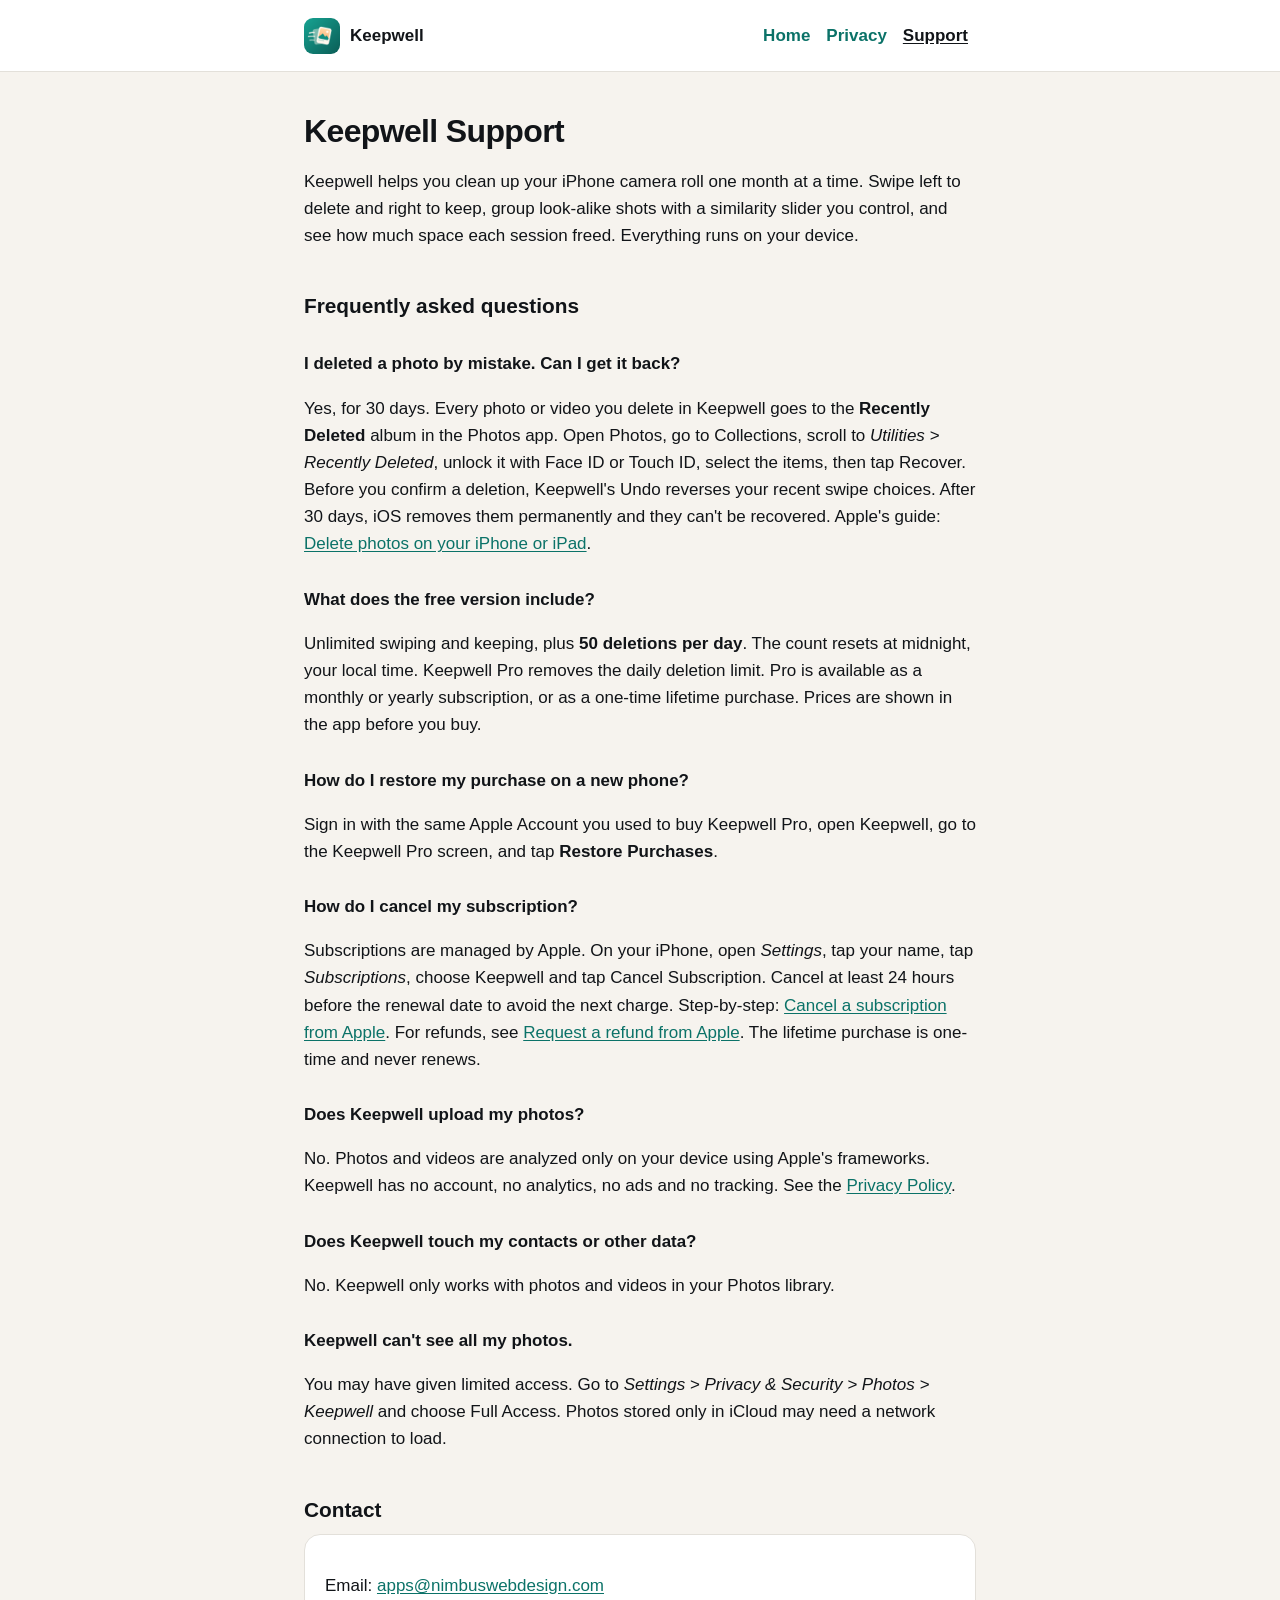
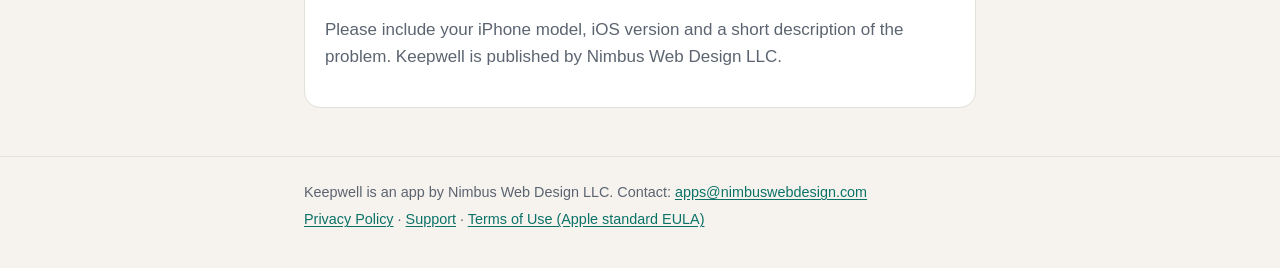
<file: apps/keepwell/support/index.html>
<!doctype html>
<html lang="en"><head><meta charset="utf-8"><meta name="viewport" content="width=device-width,initial-scale=1">
<title>Keepwell Support</title><meta name="description" content="Keepwell helps you clean up your camera roll one month at a time. Swipe to keep or delete. Everything stays on your phone.">
<meta name="theme-color" content="#FFFFFF">
<link rel="icon" href="../icon-180.png"><link rel="apple-touch-icon" href="../icon-180.png">
<link rel="stylesheet" href="../style.css"></head>
<body><a class="skip" href="#main">Skip to content</a>
<header><div class="bar"><a class="brand" href="../"><img src="../icon-180.png" alt="" width="36" height="36">Keepwell</a><nav aria-label="Site"><a href="../">Home</a><a href="../privacy/">Privacy</a><a href="../support/" aria-current="page">Support</a></nav></div></header>
<main id="main">
<h1>Keepwell Support</h1>
  <p>Keepwell helps you clean up your iPhone camera roll one month at a time. Swipe left to delete and right to keep, group look-alike shots with a similarity slider you control, and see how much space each session freed. Everything runs on your device.</p>

  <h2>Frequently asked questions</h2>

  <h3>I deleted a photo by mistake. Can I get it back?</h3>
  <p>Yes, for 30 days. Every photo or video you delete in Keepwell goes to the <strong>Recently Deleted</strong> album in the Photos app. Open Photos, go to Collections, scroll to <em>Utilities &gt; Recently Deleted</em>, unlock it with Face ID or Touch ID, select the items, then tap Recover. Before you confirm a deletion, Keepwell's Undo reverses your recent swipe choices. After 30 days, iOS removes them permanently and they can't be recovered. Apple's guide: <a href="https://support.apple.com/en-us/104967">Delete photos on your iPhone or iPad</a>.</p>

  <h3>What does the free version include?</h3>
  <p>Unlimited swiping and keeping, plus <strong>50 deletions per day</strong>. The count resets at midnight, your local time. Keepwell Pro removes the daily deletion limit. Pro is available as a monthly or yearly subscription, or as a one-time lifetime purchase. Prices are shown in the app before you buy.</p>

  <h3>How do I restore my purchase on a new phone?</h3>
  <p>Sign in with the same Apple Account you used to buy Keepwell Pro, open Keepwell, go to the Keepwell Pro screen, and tap <strong>Restore Purchases</strong>.</p>

  <h3>How do I cancel my subscription?</h3>
  <p>Subscriptions are managed by Apple. On your iPhone, open <em>Settings</em>, tap your name, tap <em>Subscriptions</em>, choose Keepwell and tap Cancel Subscription. Cancel at least 24 hours before the renewal date to avoid the next charge. Step-by-step: <a href="https://support.apple.com/en-us/118428">Cancel a subscription from Apple</a>. For refunds, see <a href="https://support.apple.com/en-us/118223">Request a refund from Apple</a>. The lifetime purchase is one-time and never renews.</p>

  <h3>Does Keepwell upload my photos?</h3>
  <p>No. Photos and videos are analyzed only on your device using Apple's frameworks. Keepwell has no account, no analytics, no ads and no tracking. See the <a href="../privacy/">Privacy Policy</a>.</p>

  <h3>Does Keepwell touch my contacts or other data?</h3>
  <p>No. Keepwell only works with photos and videos in your Photos library.</p>

  <h3>Keepwell can't see all my photos.</h3>
  <p>You may have given limited access. Go to <em>Settings &gt; Privacy &amp; Security &gt; Photos &gt; Keepwell</em> and choose Full Access. Photos stored only in iCloud may need a network connection to load.</p>

  <h2 id="contact">Contact</h2>
  <div class="card">
    <p>Email: <a id="support-email" href="mailto:apps@nimbuswebdesign.com">apps@nimbuswebdesign.com</a></p>
    <p class="muted">Please include your iPhone model, iOS version and a short description of the problem. Keepwell is published by <span class="seller">Nimbus Web Design LLC</span>.</p>
  </div>
</main>
<footer><div class="bar"><p>Keepwell is an app by <span class="seller">Nimbus Web Design LLC</span>. Contact: <a href="mailto:apps@nimbuswebdesign.com">apps@nimbuswebdesign.com</a></p>
<p><a href="../privacy/">Privacy Policy</a> · <a href="../support/">Support</a> · <a href="https://www.apple.com/legal/internet-services/itunes/dev/stdeula/">Terms of Use (Apple standard EULA)</a></p></div></footer>
</body></html>
</file>
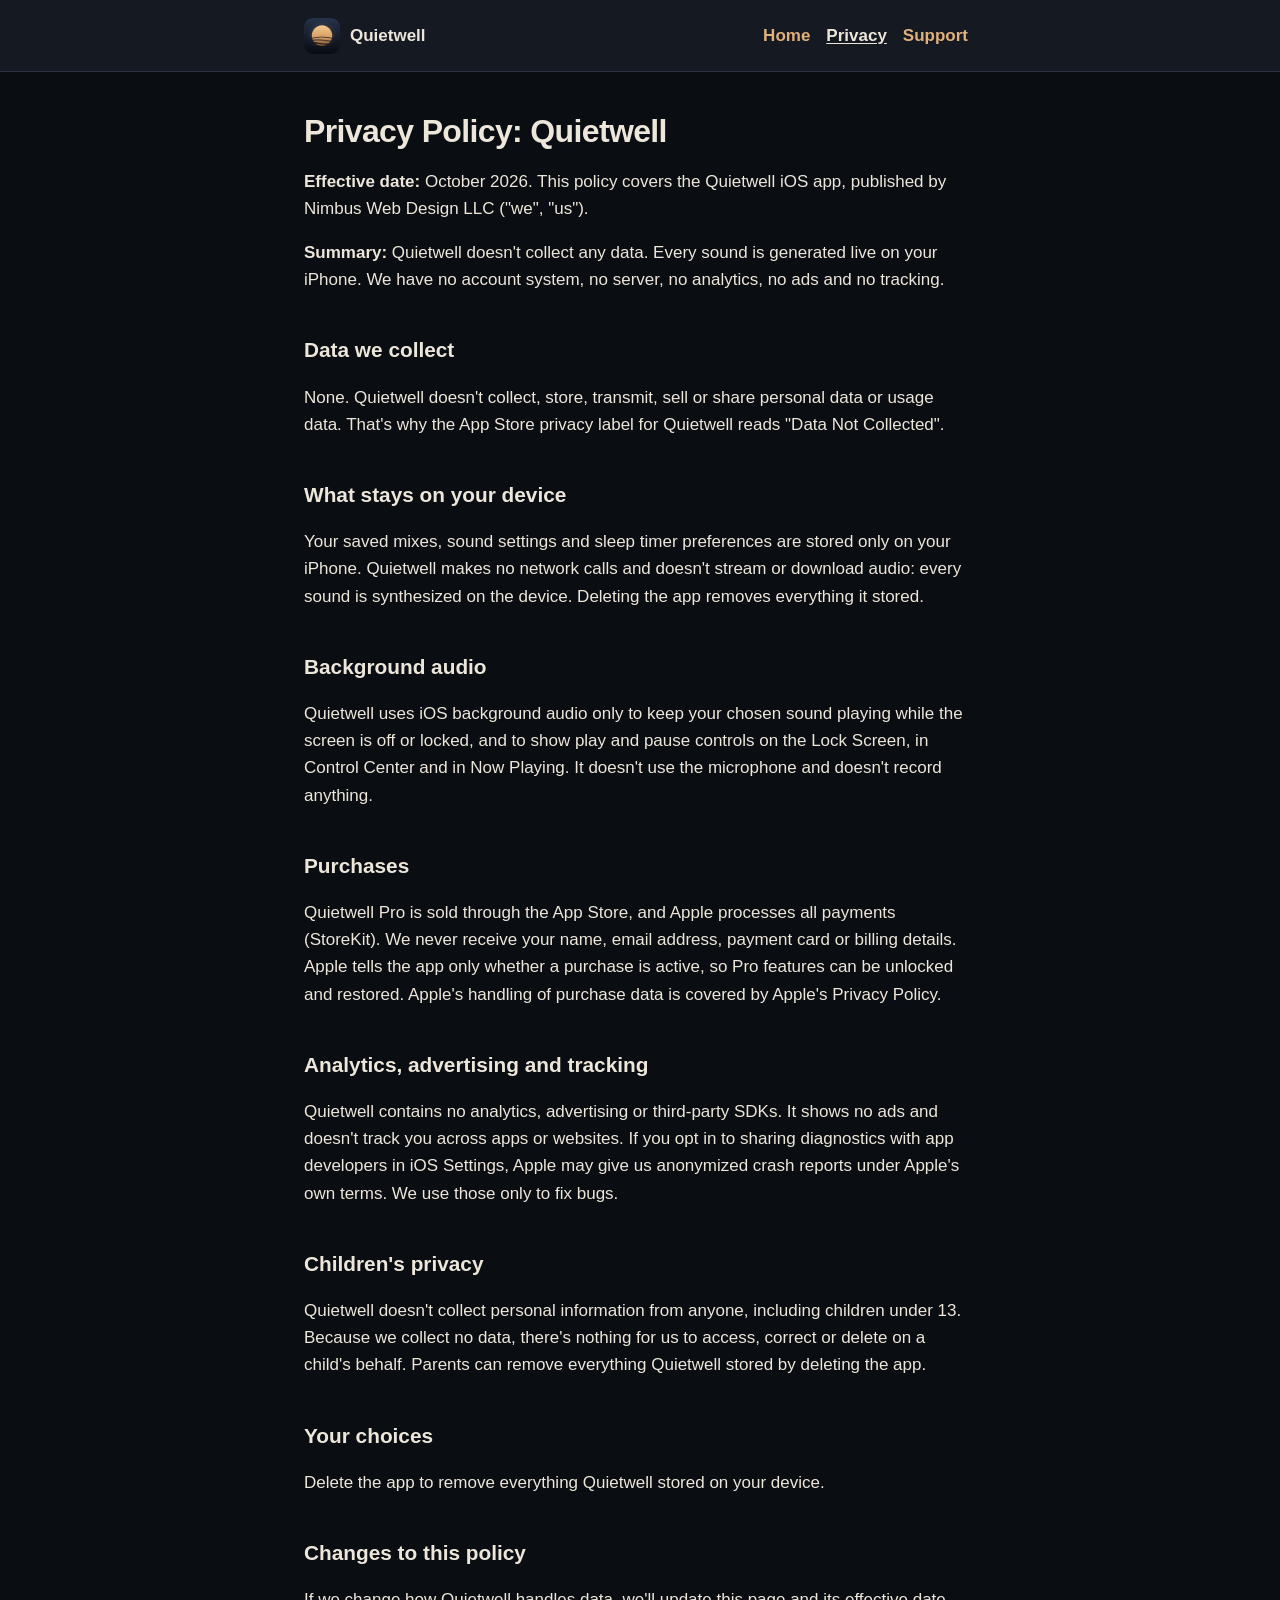
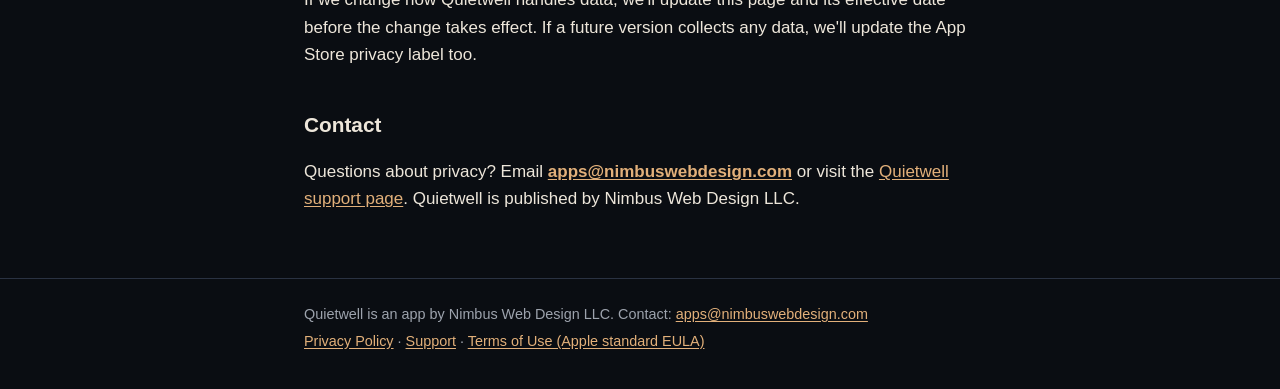
<file: apps/quietwell/privacy/index.html>
<!doctype html>
<html lang="en"><head><meta charset="utf-8"><meta name="viewport" content="width=device-width,initial-scale=1">
<title>Privacy Policy: Quietwell</title><meta name="description" content="A sound machine that makes brown noise, fan and rain live on your iPhone.">
<meta name="theme-color" content="#141922">
<link rel="icon" href="../icon-180.png"><link rel="apple-touch-icon" href="../icon-180.png">
<link rel="stylesheet" href="../style.css"></head>
<body><a class="skip" href="#main">Skip to content</a>
<header><div class="bar"><a class="brand" href="../"><img src="../icon-180.png" alt="" width="36" height="36">Quietwell</a><nav aria-label="Site"><a href="../">Home</a><a href="../privacy/" aria-current="page">Privacy</a><a href="../support/">Support</a></nav></div></header>
<main id="main"><h1>Privacy Policy: Quietwell</h1>
<p><strong>Effective date:</strong> October 2026. This policy covers the Quietwell iOS app, published by <span class="seller">Nimbus Web Design LLC</span> ("we", "us").</p>
<p><strong>Summary:</strong> Quietwell doesn't collect any data. Every sound is generated live on your iPhone. We have no account system, no server, no analytics, no ads and no tracking.</p>
<h2>Data we collect</h2>
<p>None. Quietwell doesn't collect, store, transmit, sell or share personal data or usage data. That's why the App Store privacy label for Quietwell reads "Data Not Collected".</p>
<h2>What stays on your device</h2>
<p>Your saved mixes, sound settings and sleep timer preferences are stored only on your iPhone. Quietwell makes no network calls and doesn't stream or download audio: every sound is synthesized on the device. Deleting the app removes everything it stored.</p>
<h2>Background audio</h2>
<p>Quietwell uses iOS background audio only to keep your chosen sound playing while the screen is off or locked, and to show play and pause controls on the Lock Screen, in Control Center and in Now Playing. It doesn't use the microphone and doesn't record anything.</p>
<h2>Purchases</h2>
<p>Quietwell Pro is sold through the App Store, and Apple processes all payments (StoreKit). We never receive your name, email address, payment card or billing details. Apple tells the app only whether a purchase is active, so Pro features can be unlocked and restored. Apple's handling of purchase data is covered by Apple's Privacy Policy.</p>
<h2>Analytics, advertising and tracking</h2>
<p>Quietwell contains no analytics, advertising or third-party SDKs. It shows no ads and doesn't track you across apps or websites. If you opt in to sharing diagnostics with app developers in iOS Settings, Apple may give us anonymized crash reports under Apple's own terms. We use those only to fix bugs.</p>
<h2>Children's privacy</h2>
<p>Quietwell doesn't collect personal information from anyone, including children under 13. Because we collect no data, there's nothing for us to access, correct or delete on a child's behalf. Parents can remove everything Quietwell stored by deleting the app.</p>
<h2>Your choices</h2>
<p>Delete the app to remove everything Quietwell stored on your device.</p>
<h2>Changes to this policy</h2>
<p>If we change how Quietwell handles data, we'll update this page and its effective date before the change takes effect. If a future version collects any data, we'll update the App Store privacy label too.</p>
<h2>Contact</h2>
<p>Questions about privacy? Email <strong><a href="mailto:apps@nimbuswebdesign.com">apps@nimbuswebdesign.com</a></strong> or visit the <a href="../support/">Quietwell support page</a>.
Quietwell is published by <span class="seller">Nimbus Web Design LLC</span>.</p></main>
<footer><div class="bar"><p>Quietwell is an app by <span class="seller">Nimbus Web Design LLC</span>. Contact: <a href="mailto:apps@nimbuswebdesign.com">apps@nimbuswebdesign.com</a></p>
<p><a href="../privacy/">Privacy Policy</a> · <a href="../support/">Support</a> · <a href="https://www.apple.com/legal/internet-services/itunes/dev/stdeula/">Terms of Use (Apple standard EULA)</a></p></div></footer>
</body></html>
</file>
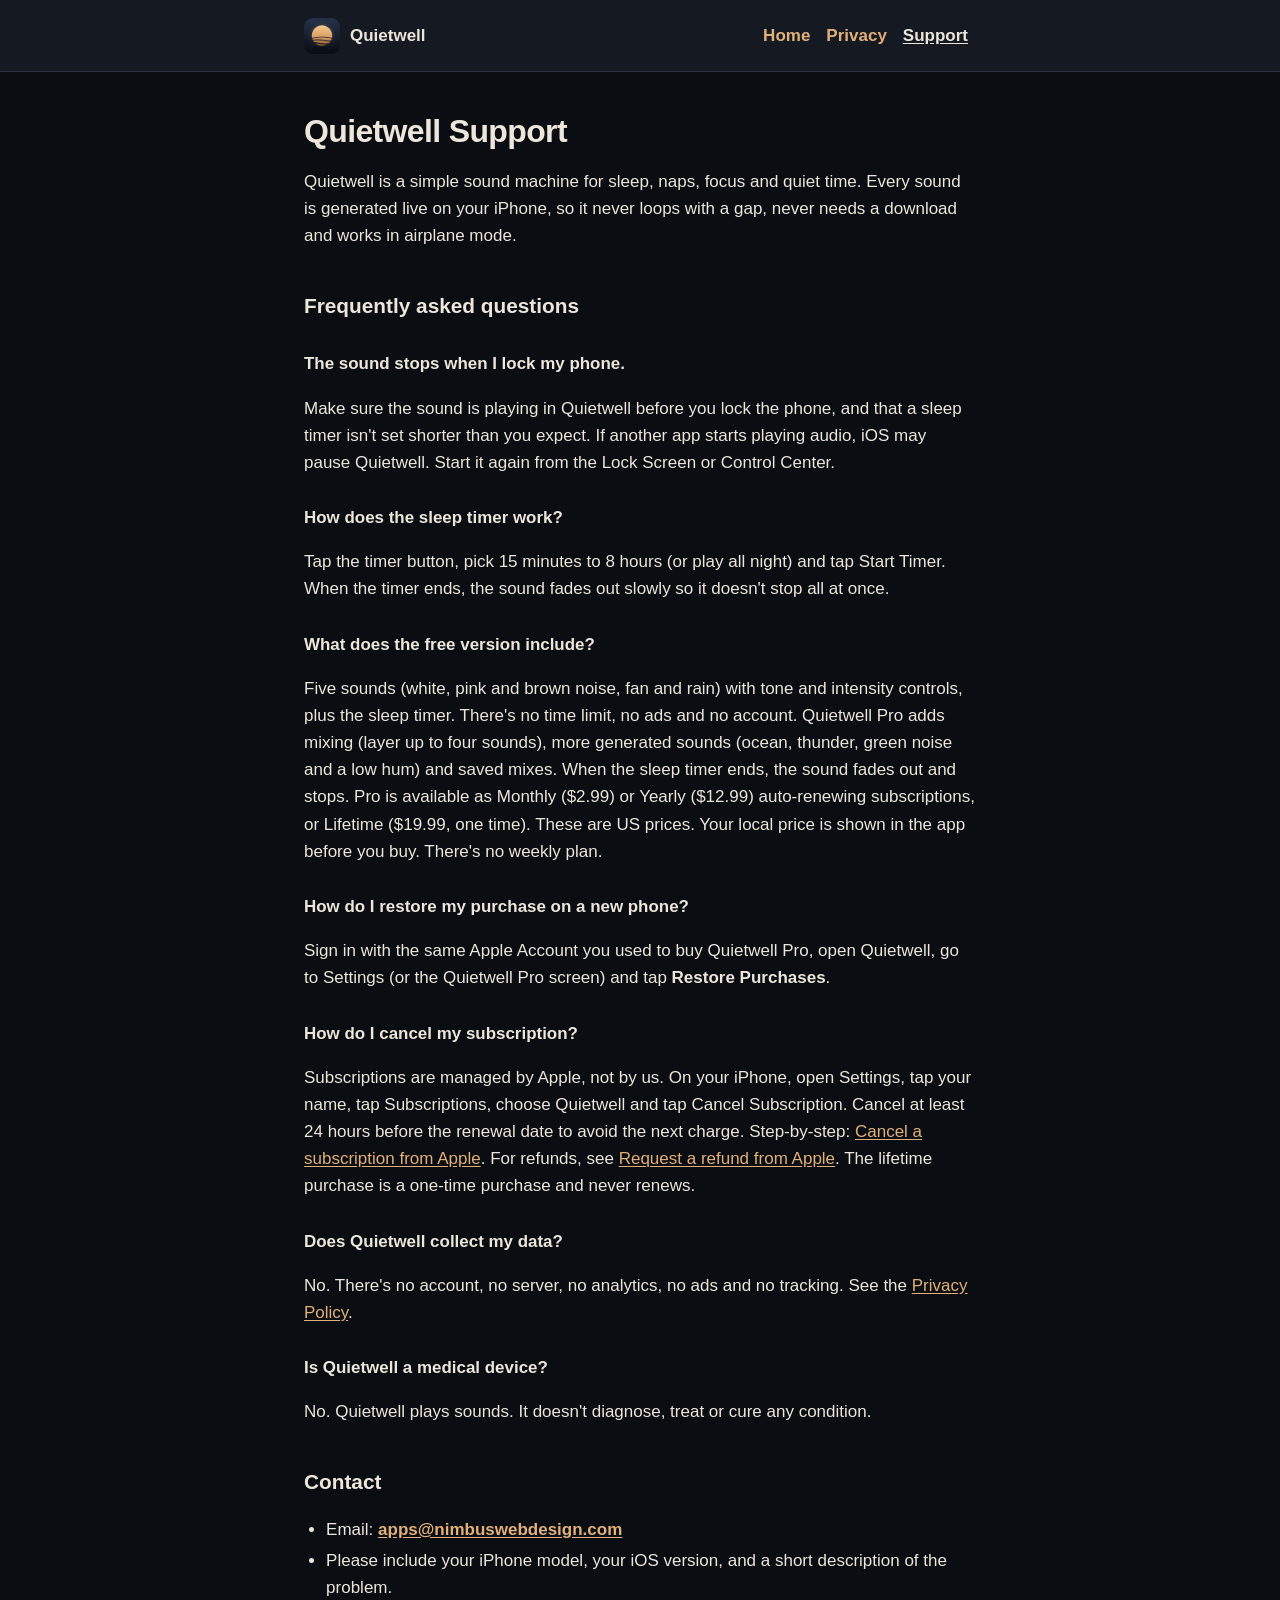
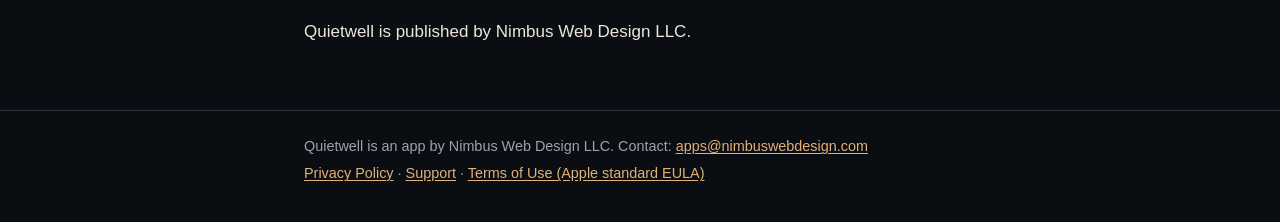
<file: apps/quietwell/support/index.html>
<!doctype html>
<html lang="en"><head><meta charset="utf-8"><meta name="viewport" content="width=device-width,initial-scale=1">
<title>Quietwell Support</title><meta name="description" content="A sound machine that makes brown noise, fan and rain live on your iPhone.">
<meta name="theme-color" content="#141922">
<link rel="icon" href="../icon-180.png"><link rel="apple-touch-icon" href="../icon-180.png">
<link rel="stylesheet" href="../style.css"></head>
<body><a class="skip" href="#main">Skip to content</a>
<header><div class="bar"><a class="brand" href="../"><img src="../icon-180.png" alt="" width="36" height="36">Quietwell</a><nav aria-label="Site"><a href="../">Home</a><a href="../privacy/">Privacy</a><a href="../support/" aria-current="page">Support</a></nav></div></header>
<main id="main"><h1>Quietwell Support</h1>
<p>Quietwell is a simple sound machine for sleep, naps, focus and quiet time. Every sound is generated live on your iPhone, so it never loops with a gap, never needs a download and works in airplane mode.</p>
<h2>Frequently asked questions</h2>
<h3>The sound stops when I lock my phone.</h3>
<p>Make sure the sound is playing in Quietwell before you lock the phone, and that a sleep timer isn't set shorter than you expect. If another app starts playing audio, iOS may pause Quietwell. Start it again from the Lock Screen or Control Center.</p>
<h3>How does the sleep timer work?</h3>
<p>Tap the timer button, pick 15 minutes to 8 hours (or play all night) and tap Start Timer. When the timer ends, the sound fades out slowly so it doesn't stop all at once.</p>
<h3>What does the free version include?</h3>
<p>Five sounds (white, pink and brown noise, fan and rain) with tone and intensity controls, plus the sleep timer. There's no time limit, no ads and no account. Quietwell Pro adds mixing (layer up to four sounds), more generated sounds (ocean, thunder, green noise and a low hum) and saved mixes. When the sleep timer ends, the sound fades out and stops. Pro is available as Monthly ($2.99) or Yearly ($12.99) auto-renewing subscriptions, or Lifetime ($19.99, one time). These are US prices. Your local price is shown in the app before you buy. There's no weekly plan.</p>
<h3>How do I restore my purchase on a new phone?</h3>
<p>Sign in with the same Apple Account you used to buy Quietwell Pro, open Quietwell, go to Settings (or the Quietwell Pro screen) and tap <strong>Restore Purchases</strong>.</p>
<h3>How do I cancel my subscription?</h3>
<p>Subscriptions are managed by Apple, not by us. On your iPhone, open Settings, tap your name, tap Subscriptions, choose Quietwell and tap Cancel Subscription. Cancel at least 24 hours before the renewal date to avoid the next charge. Step-by-step: <a href="https://support.apple.com/en-us/118428">Cancel a subscription from Apple</a>. For refunds, see <a href="https://support.apple.com/en-us/118223">Request a refund from Apple</a>. The lifetime purchase is a one-time purchase and never renews.</p>
<h3>Does Quietwell collect my data?</h3>
<p>No. There's no account, no server, no analytics, no ads and no tracking. See the <a href="../privacy/">Privacy Policy</a>.</p>
<h3>Is Quietwell a medical device?</h3>
<p>No. Quietwell plays sounds. It doesn't diagnose, treat or cure any condition.</p>
<h2>Contact</h2>
<ul>
<li>Email: <strong><a href="mailto:apps@nimbuswebdesign.com">apps@nimbuswebdesign.com</a></strong></li>
<li>Please include your iPhone model, your iOS version, and a short description of the problem.</li>
</ul>
<p>Quietwell is published by <span class="seller">Nimbus Web Design LLC</span>.</p></main>
<footer><div class="bar"><p>Quietwell is an app by <span class="seller">Nimbus Web Design LLC</span>. Contact: <a href="mailto:apps@nimbuswebdesign.com">apps@nimbuswebdesign.com</a></p>
<p><a href="../privacy/">Privacy Policy</a> · <a href="../support/">Support</a> · <a href="https://www.apple.com/legal/internet-services/itunes/dev/stdeula/">Terms of Use (Apple standard EULA)</a></p></div></footer>
</body></html>
</file>
<file: apps/glasswell/style.css>
:root{--background:#F2F8FC;--surface:#FFFFFF;--surfaceRaised:#E4F0F8;--textPrimary:#0D2233;--textSecondary:#4A6072;--separator:#D3E2EC;--accent:#0B6FBF;--onAccent:#FFFFFF;--accentText:#0A66AD;--accentSoft:#DDF0FB;--success:#16804A;--warning:#B4500F;color-scheme:light dark}@media (prefers-color-scheme:dark){:root{--background:#08141D;--surface:#102230;--surfaceRaised:#183040;--textPrimary:#EAF4FA;--textSecondary:#93AABB;--separator:#21394A;--accent:#4CC3F5;--onAccent:#04202E;--accentText:#6FD0F7;--accentSoft:#10344A;--success:#4ADE80;--warning:#FDBA74}}
*{box-sizing:border-box}html{-webkit-text-size-adjust:100%}
body{margin:0;background:var(--background);color:var(--textPrimary);font:17px/1.6 -apple-system,BlinkMacSystemFont,"SF Pro Text","Inter","Segoe UI",Roboto,Helvetica,Arial,sans-serif}
a{color:var(--accentText);text-underline-offset:2px}a:focus-visible{outline:3px solid var(--accentText);outline-offset:2px;border-radius:4px}
.skip{position:absolute;left:-999px}.skip:focus{left:16px;top:8px;background:var(--surface);padding:8px 12px;z-index:9}
header{border-bottom:1px solid var(--separator);background:var(--surface)}
.bar{max-width:720px;margin:0 auto;padding:12px 24px;display:flex;align-items:center;gap:12px;flex-wrap:wrap}
.brand{display:flex;align-items:center;gap:10px;font-weight:700;color:var(--textPrimary);text-decoration:none;margin-right:auto}
.brand img{width:36px;height:36px;border-radius:9px}
nav a{display:inline-block;padding:10px 8px;min-height:44px;font-weight:600;text-decoration:none}nav a[aria-current]{color:var(--textPrimary);text-decoration:underline}
main{max-width:720px;margin:0 auto;padding:32px 24px 48px}
h1{font-size:2rem;line-height:1.2;letter-spacing:-.02em;margin:0 0 16px}h2{font-size:1.3rem;margin:40px 0 8px}h3{font-size:1.06rem;margin:28px 0 4px}
p,li{color:var(--textPrimary)}ul,ol{padding-left:1.3em}li{margin:4px 0}
.card{background:var(--surface);border:1px solid var(--separator);border-radius:16px;padding:20px}
.hero{text-align:center}.hero img{width:128px;height:128px;border-radius:29px;box-shadow:0 8px 24px rgba(0,0,0,.25)}
.hero p.tag{color:var(--textSecondary);font-size:1.1rem;max-width:34em;margin:0 auto 24px}
.links{display:flex;gap:12px;justify-content:center;flex-wrap:wrap;margin:24px 0}
.btn{display:inline-flex;align-items:center;min-height:48px;padding:0 22px;border-radius:14px;background:var(--accent);color:var(--onAccent);font-weight:700;text-decoration:none}
.btn.alt{background:var(--surface);color:var(--textPrimary);border:1px solid var(--separator)}
.soon{display:inline-block;padding:6px 12px;border-radius:999px;background:var(--accentSoft);color:var(--accentText);font-weight:700;font-size:.9rem}
footer{border-top:1px solid var(--separator);color:var(--textSecondary);font-size:.9rem}footer .bar{display:block;padding:20px 24px 32px}
footer p{color:var(--textSecondary);margin:4px 0}
.muted{color:var(--textSecondary)}main h1:first-of-type{margin-top:8px}
</file>
<file: apps/keepwell/style.css>
:root{--background:#F6F3EE;--surface:#FFFFFF;--surfaceRaised:#EFEBE4;--textPrimary:#111418;--textSecondary:#5B6470;--separator:#E3E0DA;--accent:#0B7268;--onAccent:#FFFFFF;--accentText:#0B7268;--accentSoft:#E3F4F1;--success:#1F9D5C;--warning:#E5574A;color-scheme:light dark}@media (prefers-color-scheme:dark){:root{--background:#0E1013;--surface:#1C1F23;--surfaceRaised:#24282D;--textPrimary:#F2F2F2;--textSecondary:#9AA3AE;--separator:#2A2E33;--accent:#2CC4B2;--onAccent:#06231F;--accentText:#2CC4B2;--accentSoft:#15302C;--success:#3DD68C;--warning:#FF7A6B}}
*{box-sizing:border-box}html{-webkit-text-size-adjust:100%}
body{margin:0;background:var(--background);color:var(--textPrimary);font:17px/1.6 -apple-system,BlinkMacSystemFont,"SF Pro Text","Inter","Segoe UI",Roboto,Helvetica,Arial,sans-serif}
a{color:var(--accentText);text-underline-offset:2px}a:focus-visible{outline:3px solid var(--accentText);outline-offset:2px;border-radius:4px}
.skip{position:absolute;left:-999px}.skip:focus{left:16px;top:8px;background:var(--surface);padding:8px 12px;z-index:9}
header{border-bottom:1px solid var(--separator);background:var(--surface)}
.bar{max-width:720px;margin:0 auto;padding:12px 24px;display:flex;align-items:center;gap:12px;flex-wrap:wrap}
.brand{display:flex;align-items:center;gap:10px;font-weight:700;color:var(--textPrimary);text-decoration:none;margin-right:auto}
.brand img{width:36px;height:36px;border-radius:9px}
nav a{display:inline-block;padding:10px 8px;min-height:44px;font-weight:600;text-decoration:none}nav a[aria-current]{color:var(--textPrimary);text-decoration:underline}
main{max-width:720px;margin:0 auto;padding:32px 24px 48px}
h1{font-size:2rem;line-height:1.2;letter-spacing:-.02em;margin:0 0 16px}h2{font-size:1.3rem;margin:40px 0 8px}h3{font-size:1.06rem;margin:28px 0 4px}
p,li{color:var(--textPrimary)}ul,ol{padding-left:1.3em}li{margin:4px 0}
.card{background:var(--surface);border:1px solid var(--separator);border-radius:16px;padding:20px}
.hero{text-align:center}.hero img{width:128px;height:128px;border-radius:29px;box-shadow:0 8px 24px rgba(0,0,0,.25)}
.hero p.tag{color:var(--textSecondary);font-size:1.1rem;max-width:34em;margin:0 auto 24px}
.links{display:flex;gap:12px;justify-content:center;flex-wrap:wrap;margin:24px 0}
.btn{display:inline-flex;align-items:center;min-height:48px;padding:0 22px;border-radius:14px;background:var(--accent);color:var(--onAccent);font-weight:700;text-decoration:none}
.btn.alt{background:var(--surface);color:var(--textPrimary);border:1px solid var(--separator)}
.soon{display:inline-block;padding:6px 12px;border-radius:999px;background:var(--accentSoft);color:var(--accentText);font-weight:700;font-size:.9rem}
footer{border-top:1px solid var(--separator);color:var(--textSecondary);font-size:.9rem}footer .bar{display:block;padding:20px 24px 32px}
footer p{color:var(--textSecondary);margin:4px 0}
.muted{color:var(--textSecondary)}main h1:first-of-type{margin-top:8px}
</file>
<file: apps/quietwell/style.css>
:root{--background:#0A0D12;--surface:#141922;--surfaceRaised:#1C2330;--textPrimary:#EDE6DA;--textSecondary:#9DA3AD;--separator:#2A3242;--accent:#D9A066;--onAccent:#1E1206;--accentText:#E2B07A;--accentSoft:#2B2219;--success:#7FCF9E;--warning:#E8B04B;color-scheme:dark}
*{box-sizing:border-box}html{-webkit-text-size-adjust:100%}
body{margin:0;background:var(--background);color:var(--textPrimary);font:17px/1.6 -apple-system,BlinkMacSystemFont,"SF Pro Text","Inter","Segoe UI",Roboto,Helvetica,Arial,sans-serif}
a{color:var(--accentText);text-underline-offset:2px}a:focus-visible{outline:3px solid var(--accentText);outline-offset:2px;border-radius:4px}
.skip{position:absolute;left:-999px}.skip:focus{left:16px;top:8px;background:var(--surface);padding:8px 12px;z-index:9}
header{border-bottom:1px solid var(--separator);background:var(--surface)}
.bar{max-width:720px;margin:0 auto;padding:12px 24px;display:flex;align-items:center;gap:12px;flex-wrap:wrap}
.brand{display:flex;align-items:center;gap:10px;font-weight:700;color:var(--textPrimary);text-decoration:none;margin-right:auto}
.brand img{width:36px;height:36px;border-radius:9px}
nav a{display:inline-block;padding:10px 8px;min-height:44px;font-weight:600;text-decoration:none}nav a[aria-current]{color:var(--textPrimary);text-decoration:underline}
main{max-width:720px;margin:0 auto;padding:32px 24px 48px}
h1{font-size:2rem;line-height:1.2;letter-spacing:-.02em;margin:0 0 16px}h2{font-size:1.3rem;margin:40px 0 8px}h3{font-size:1.06rem;margin:28px 0 4px}
p,li{color:var(--textPrimary)}ul,ol{padding-left:1.3em}li{margin:4px 0}
.card{background:var(--surface);border:1px solid var(--separator);border-radius:16px;padding:20px}
.hero{text-align:center}.hero img{width:128px;height:128px;border-radius:29px;box-shadow:0 8px 24px rgba(0,0,0,.25)}
.hero p.tag{color:var(--textSecondary);font-size:1.1rem;max-width:34em;margin:0 auto 24px}
.links{display:flex;gap:12px;justify-content:center;flex-wrap:wrap;margin:24px 0}
.btn{display:inline-flex;align-items:center;min-height:48px;padding:0 22px;border-radius:14px;background:var(--accent);color:var(--onAccent);font-weight:700;text-decoration:none}
.btn.alt{background:var(--surface);color:var(--textPrimary);border:1px solid var(--separator)}
.soon{display:inline-block;padding:6px 12px;border-radius:999px;background:var(--accentSoft);color:var(--accentText);font-weight:700;font-size:.9rem}
footer{border-top:1px solid var(--separator);color:var(--textSecondary);font-size:.9rem}footer .bar{display:block;padding:20px 24px 32px}
footer p{color:var(--textSecondary);margin:4px 0}
.muted{color:var(--textSecondary)}main h1:first-of-type{margin-top:8px}
</file>
